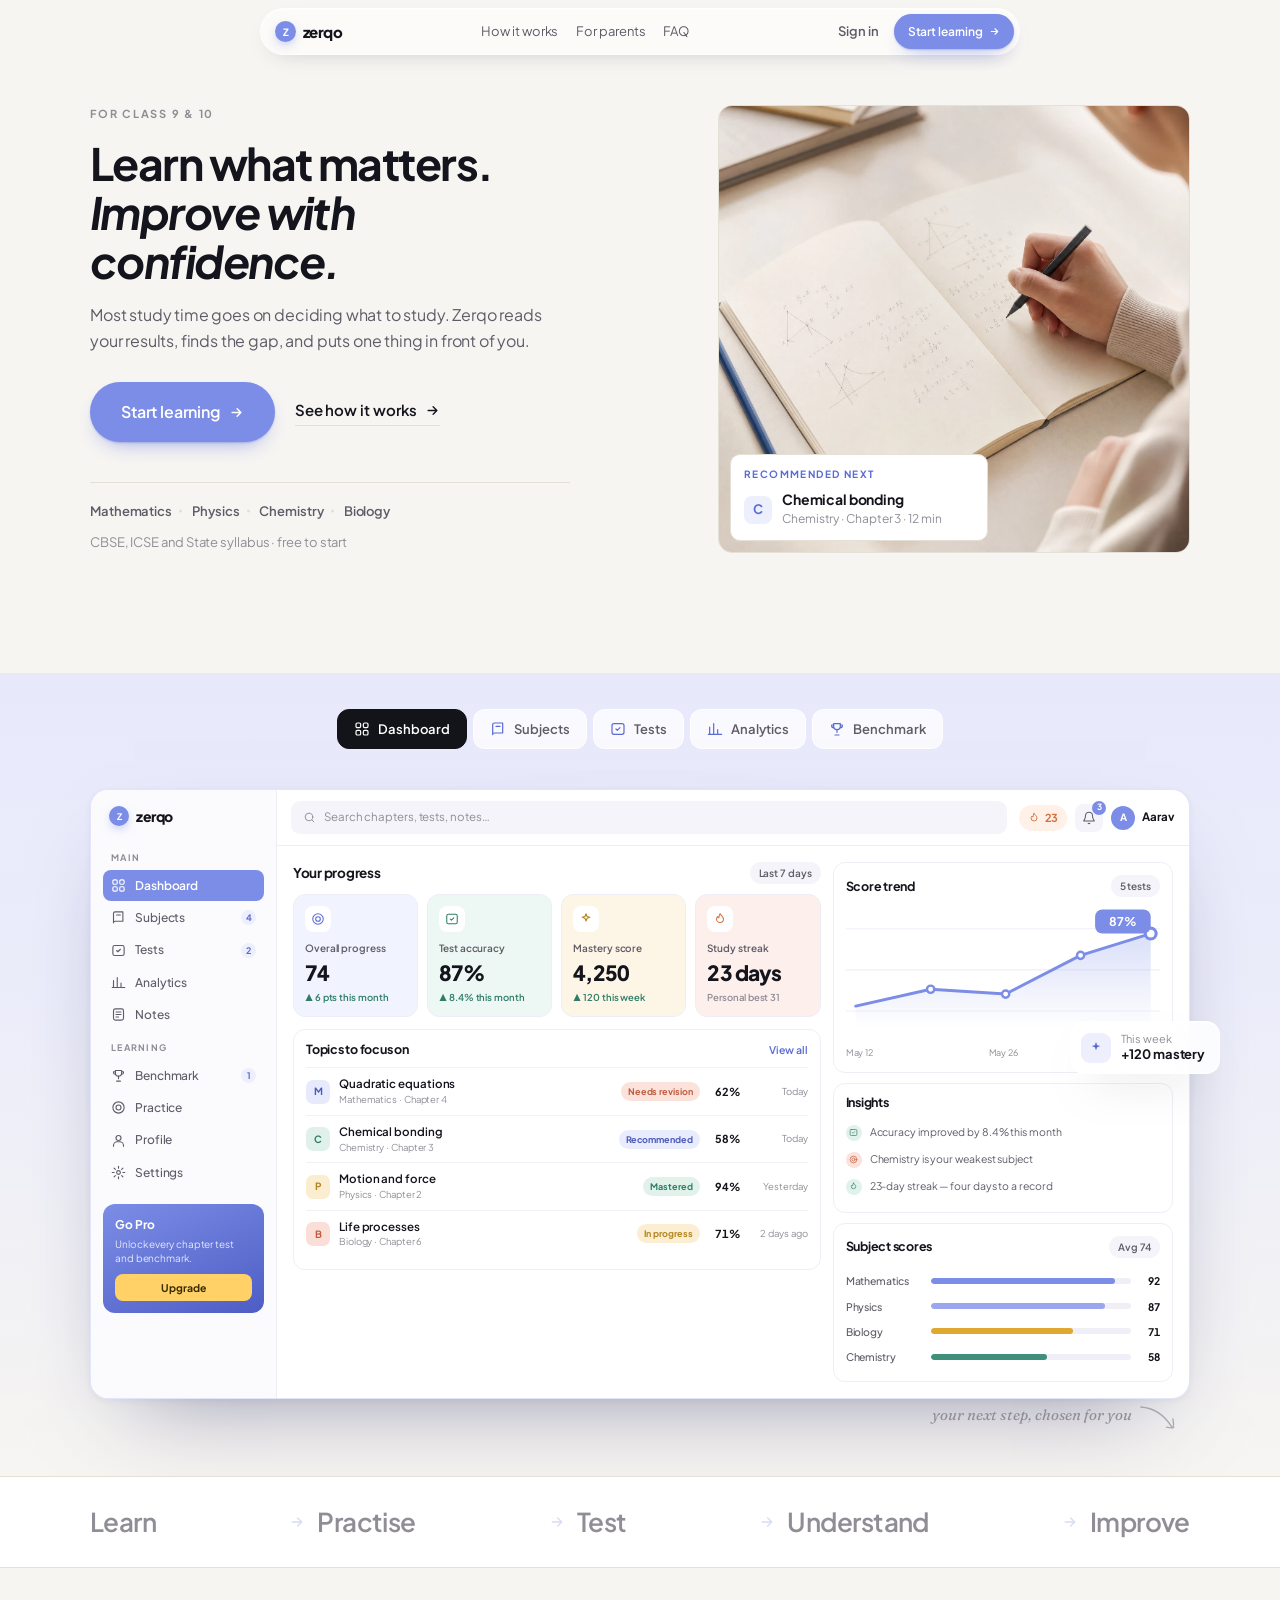
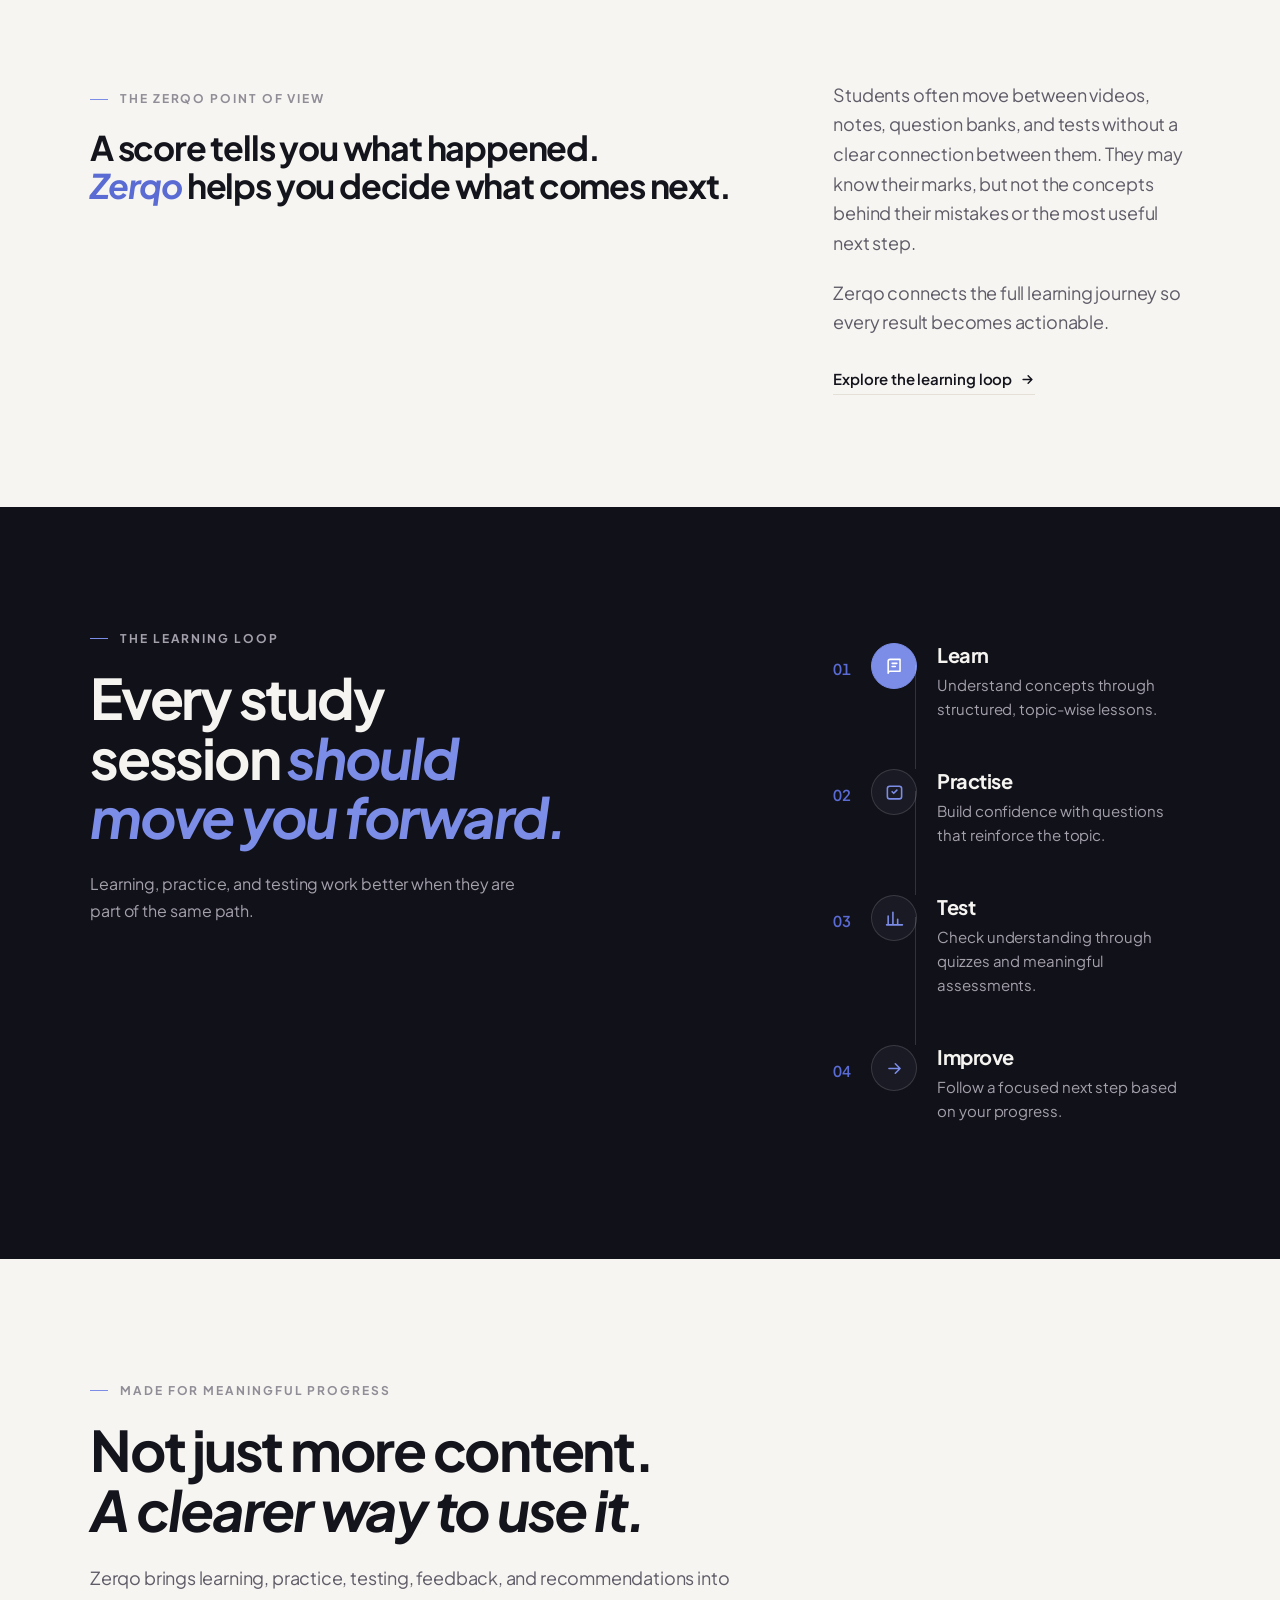
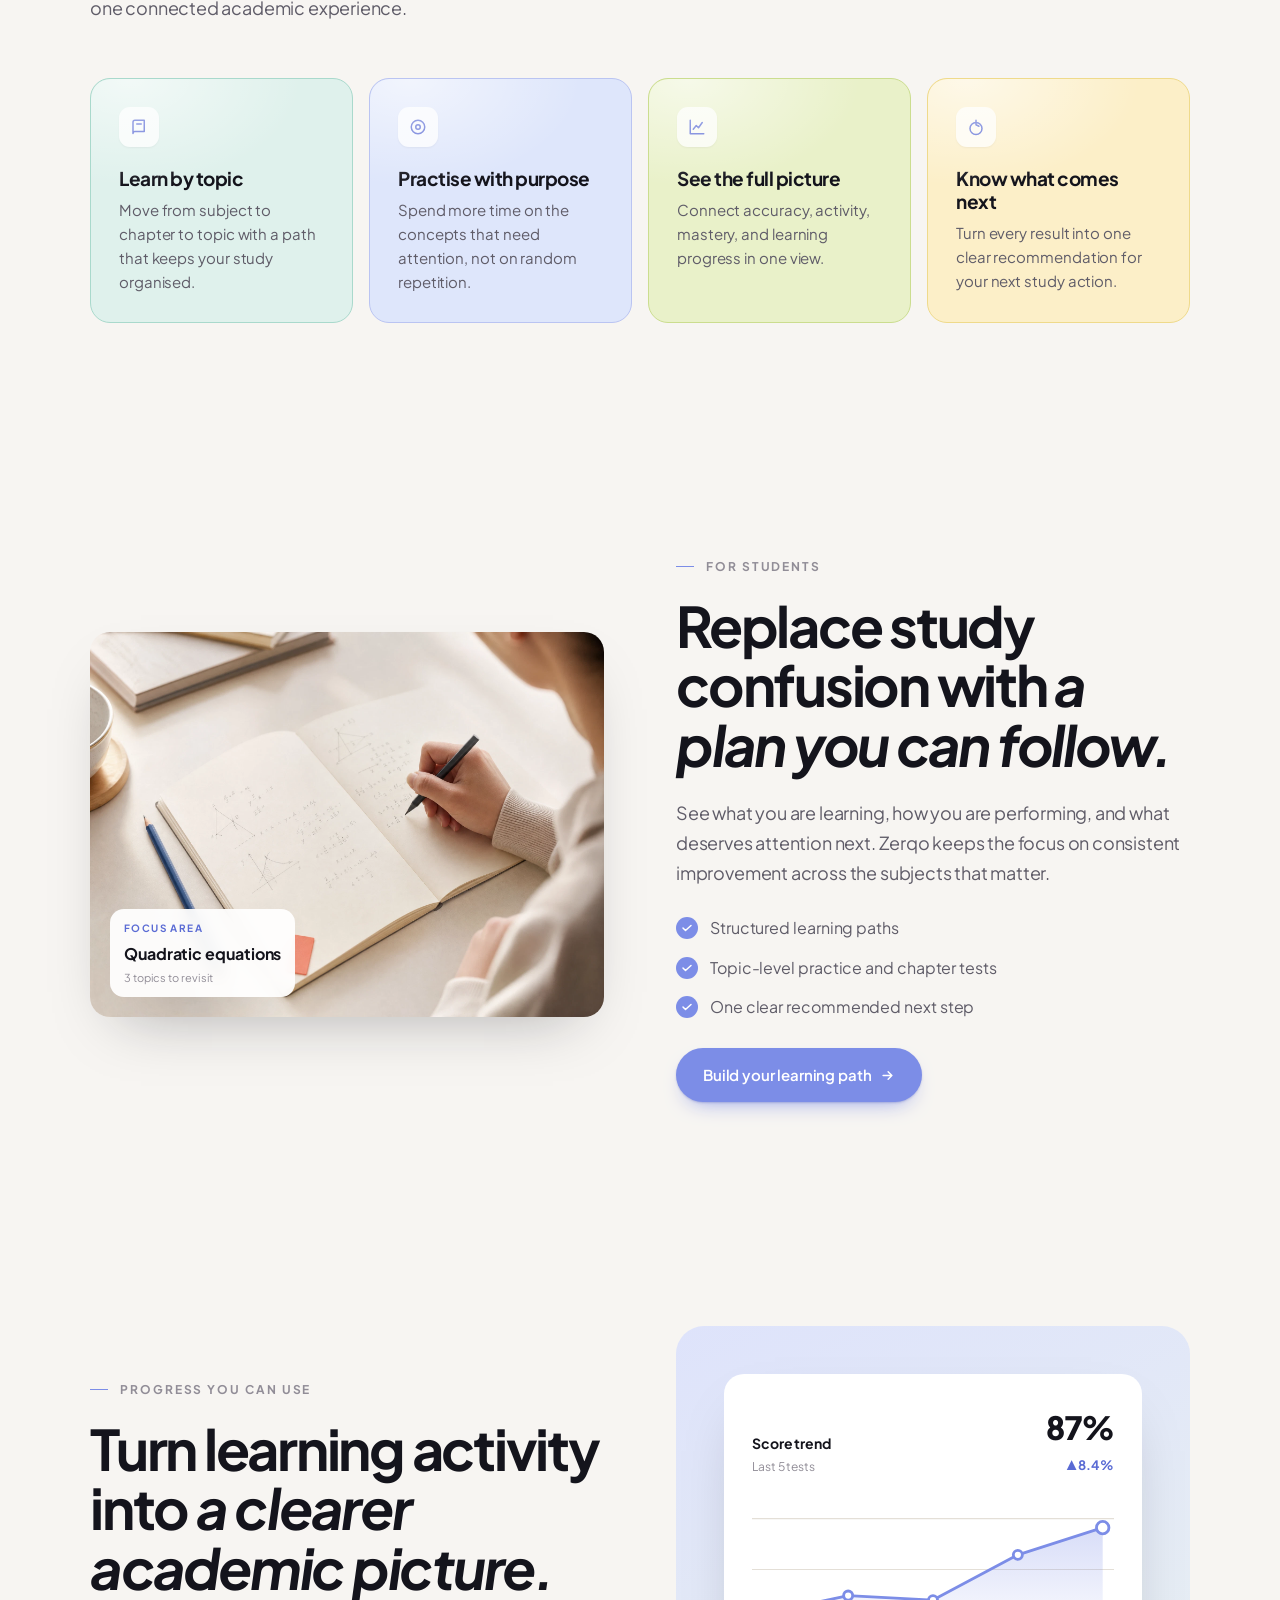
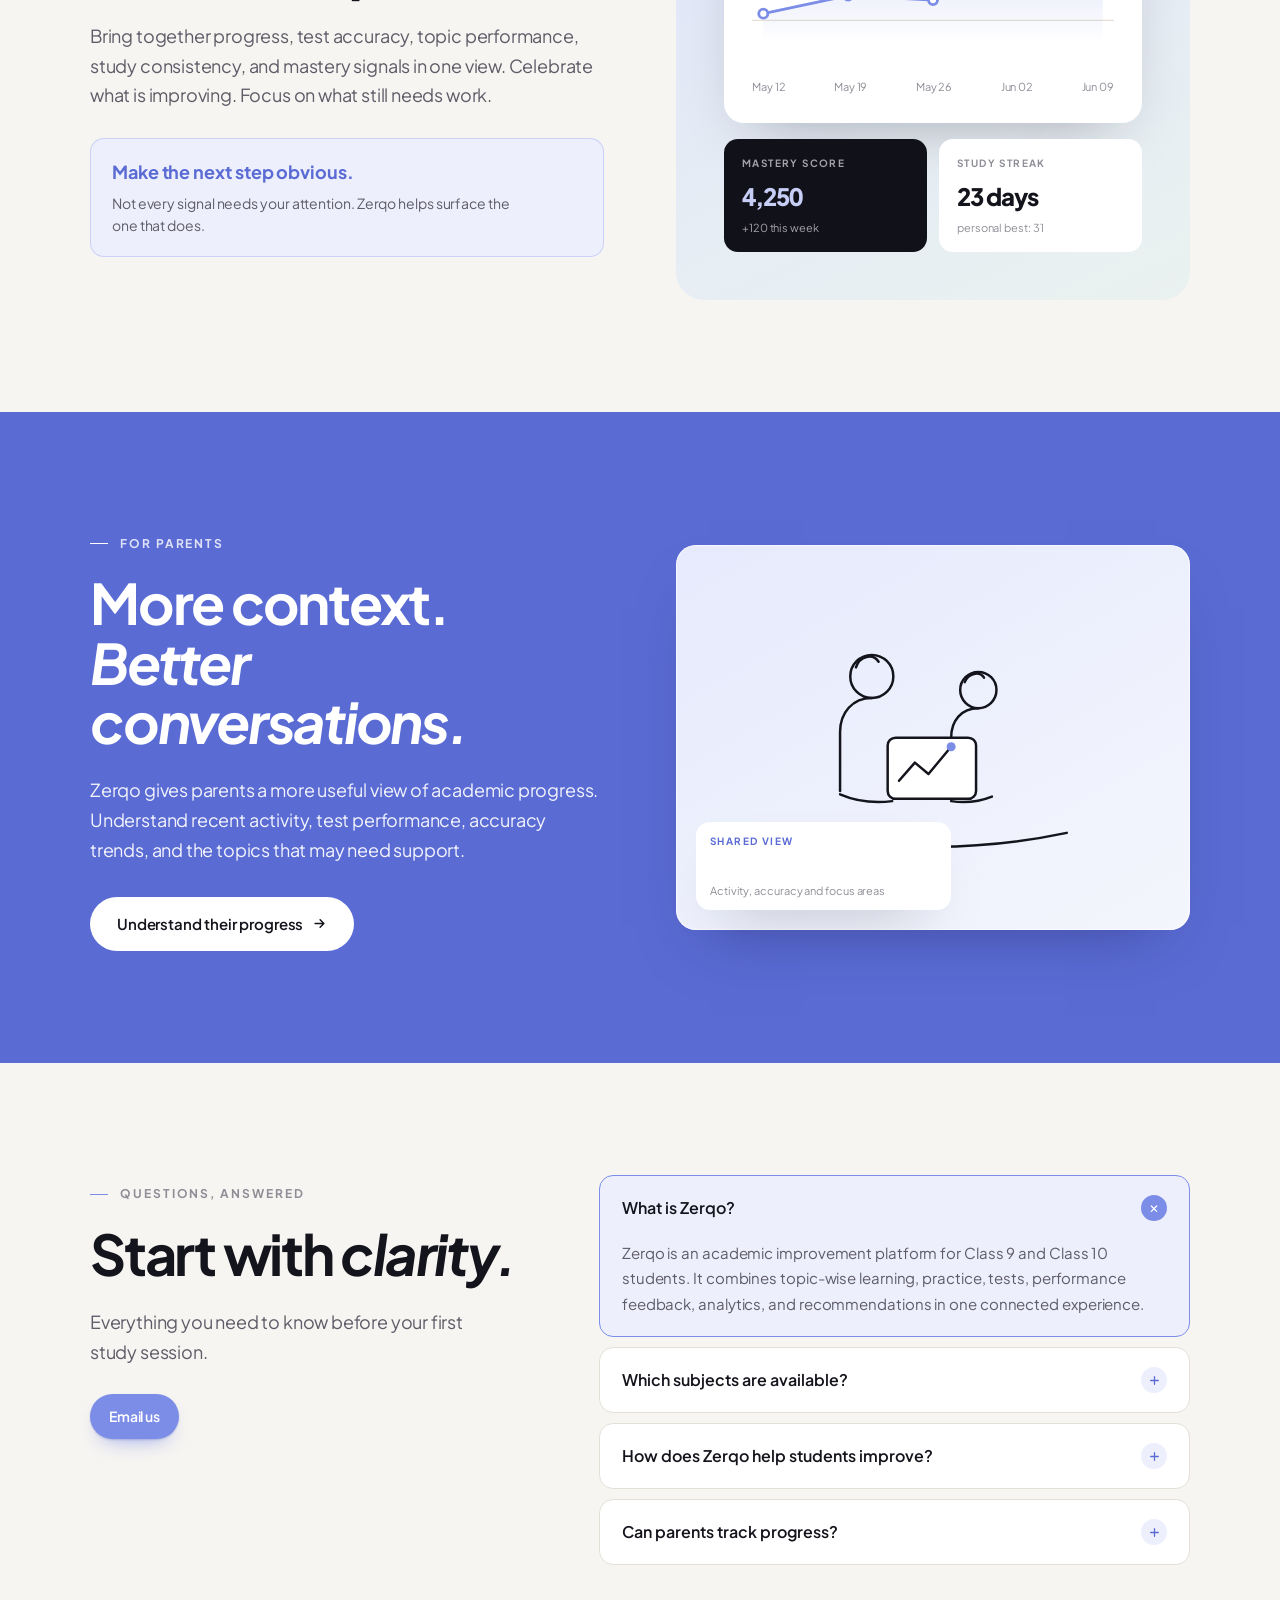
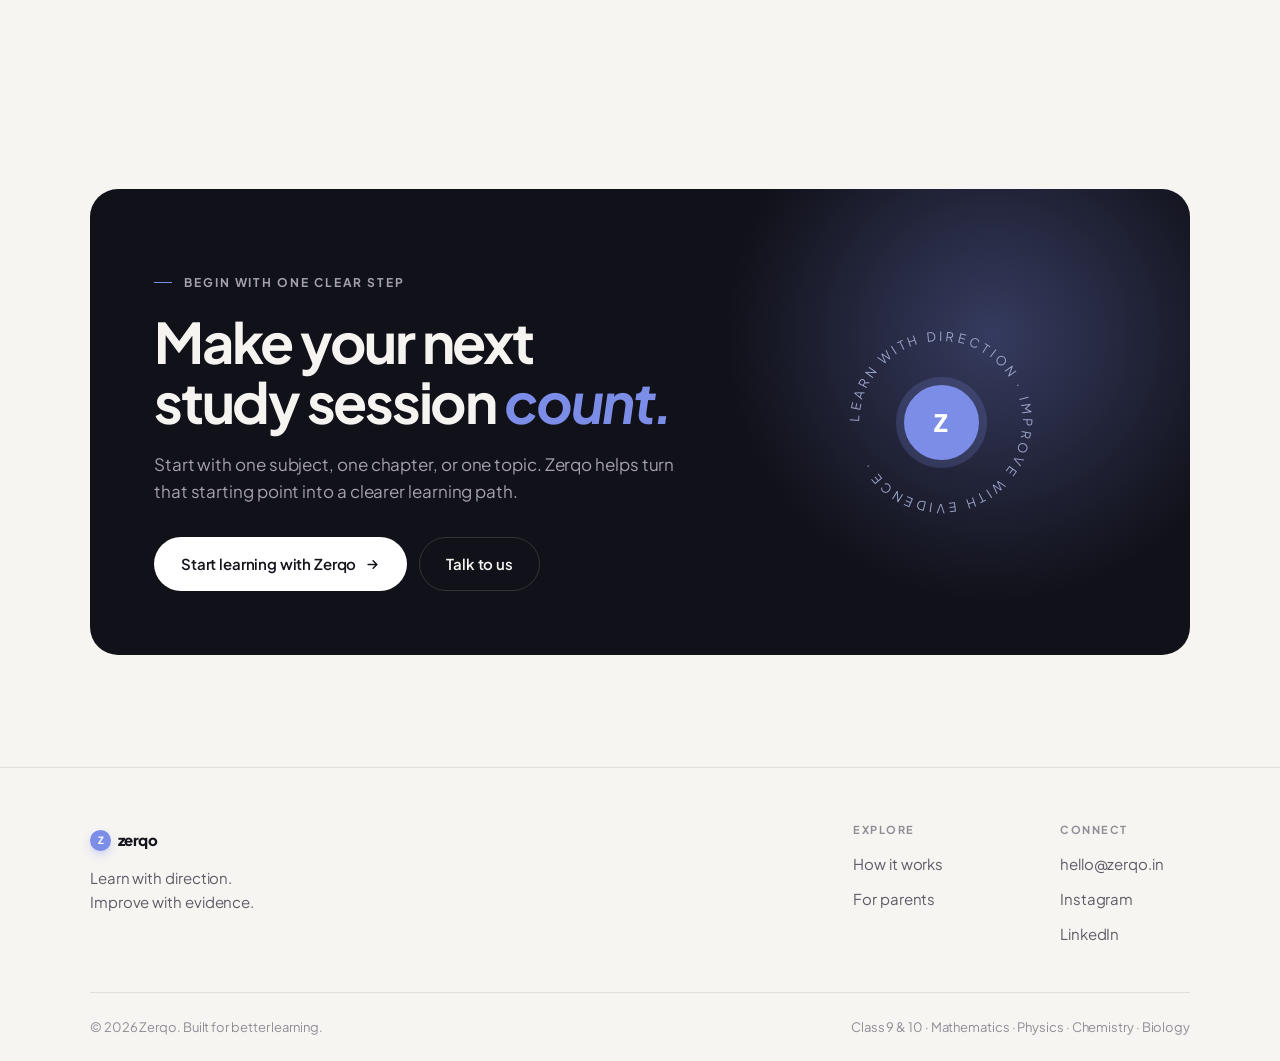
<file: index.html>
<!DOCTYPE html>
<html lang="en">
<head>
<meta charset="utf-8">
<meta name="viewport" content="width=device-width, initial-scale=1">
<title>Zerqo — Learn with direction. Improve with evidence.</title>
<meta name="description" content="Zerqo helps Class 9 and Class 10 students learn concepts, practise topic by topic, understand their performance, and know what to do next.">

<link rel="preconnect" href="https://fonts.googleapis.com">
<link rel="preconnect" href="https://fonts.gstatic.com" crossorigin>
<link href="https://fonts.googleapis.com/css2?family=Plus+Jakarta+Sans:ital,wght@0,400;0,500;0,600;0,700;0,800;1,400;1,500;1,600;1,700&family=Fraunces:opsz,wght@9..144,500;9..144,600&display=swap" rel="stylesheet">

<script>document.documentElement.classList.add("js");</script>
<link rel="stylesheet" href="css/app.css">
</head>
<body>

<div class="prog" aria-hidden="true"><i></i></div>

<!-- ================= NAV ================= -->
<header class="nav">
  <div class="container">
    <div class="nav__in">
      <a class="brand" href="#top"><span class="brand__m" aria-hidden="true">Z</span> zerqo</a>

      <nav class="nav__links" aria-label="Primary">
        <a href="#how">How it works</a>
        <a href="#parents">For parents</a>
        <a href="#faq">FAQ</a>
      </nav>

      <div class="nav__act">
        <a class="signin nav__cta" href="auth/login.html" data-signin>Sign in</a>
        <a class="btn btn--ink btn--sm nav__cta" href="auth/signup.html" data-join>Start learning
          <svg class="btn__a" width="14" height="14" viewBox="0 0 24 24" fill="none" stroke="currentColor" stroke-width="2.4" stroke-linecap="round" stroke-linejoin="round" aria-hidden="true"><path d="M5 12h14M13 6l6 6-6 6"/></svg>
        </a>
        <button class="burger" type="button" aria-label="Open menu" aria-expanded="false" aria-controls="menu">
          <span></span><span></span><span></span>
        </button>
      </div>
    </div>
  </div>
</header>

<div class="navover" id="menu">
  <a href="#how">How it works</a>
  <a href="#parents">For parents</a>
  <a href="#faq">FAQ</a>
  <a href="auth/login.html" data-signin>Sign in</a>
  <a class="btn btn--ink" href="auth/signup.html" data-join>Start learning</a>
</div>

<main id="top">

  <!-- ================= HERO ================= -->
  <section class="hero">
    <div class="container hero__grid">

      <div class="hero__copy">
        <p class="hero__eye" data-reveal>For Class 9 &amp; 10</p>

        <h1 data-reveal data-reveal-delay="60">
          Learn what matters.<br><span class="em">Improve with confidence.</span>
        </h1>

        <p class="lead" data-reveal data-reveal-delay="130">
          Most study time goes on deciding what to study. Zerqo reads your results,
          finds the gap, and puts one thing in front of you.
        </p>

        <div class="hero__act" data-reveal data-reveal-delay="190">
          <a class="btn btn--ink btn--lg" href="auth/signup.html" data-join>Start learning
            <svg class="btn__a" width="15" height="15" viewBox="0 0 24 24" fill="none" stroke="currentColor" stroke-width="2.4" stroke-linecap="round" stroke-linejoin="round" aria-hidden="true"><path d="M5 12h14M13 6l6 6-6 6"/></svg>
          </a>
          <a class="tlink" href="#how">See how it works
            <svg width="15" height="15" viewBox="0 0 24 24" fill="none" stroke="currentColor" stroke-width="2.2" stroke-linecap="round" stroke-linejoin="round" aria-hidden="true"><path d="M5 12h14M13 6l6 6-6 6"/></svg>
          </a>
        </div>

        <div class="hero__rule" data-reveal data-reveal-delay="250">
          <p class="hero__meta">
            <span>Mathematics</span><span>Physics</span><span>Chemistry</span><span>Biology</span>
          </p>
          <p class="hero__fine">CBSE, ICSE and State syllabus &middot; free to start</p>
        </div>
      </div>

      <figure class="hero__shot" data-reveal data-reveal-delay="150">
        <img src="assets/img1.webp" width="1920" height="1440" loading="eager" decoding="async"
             alt="A Class 10 student working through maths problems in a notebook">

        <figcaption class="shotcard">
          <p class="shotcard__k">Recommended next</p>
          <div class="shotcard__row">
            <span class="shotcard__i" aria-hidden="true">C</span>
            <span class="shotcard__t">
              <b>Chemical bonding</b>
              <small>Chemistry &middot; Chapter 3 &middot; 12 min</small>
            </span>
          </div>
        </figcaption>
      </figure>

    </div>
  </section>

  <!-- ================= PRODUCT SHOWCASE ================= -->
  <section class="showcase" aria-label="A look inside Zerqo">
    <span class="showcase__grid" aria-hidden="true"></span>

    <div class="showcase__tabs" role="tablist" aria-label="Product views">
      <button class="stab is-active" data-view="dashboard" type="button" role="tab" aria-selected="true"><i><svg viewBox="0 0 24 24" fill="none" stroke="currentColor" stroke-width="1.8" stroke-linecap="round" stroke-linejoin="round" aria-hidden="true"><rect x="3" y="3" width="7" height="7" rx="2"/><rect x="14" y="3" width="7" height="7" rx="2"/><rect x="3" y="14" width="7" height="7" rx="2"/><rect x="14" y="14" width="7" height="7" rx="2"/></svg></i> Dashboard</button>
      <button class="stab" data-view="subjects" type="button" role="tab" aria-selected="false"><i><svg viewBox="0 0 24 24" fill="none" stroke="currentColor" stroke-width="1.8" stroke-linecap="round" stroke-linejoin="round" aria-hidden="true"><path d="M4 5.5A2.5 2.5 0 0 1 6.5 3H19v15H6.5A2.5 2.5 0 0 0 4 20.5z"/><path d="M9 8h6"/></svg></i> Subjects</button>
      <button class="stab" data-view="tests" type="button" role="tab" aria-selected="false"><i><svg viewBox="0 0 24 24" fill="none" stroke="currentColor" stroke-width="1.8" stroke-linecap="round" stroke-linejoin="round" aria-hidden="true"><rect x="3" y="4" width="18" height="16" rx="3"/><path d="M9 12l2 2 4-4"/></svg></i> Tests</button>
      <button class="stab" data-view="analytics" type="button" role="tab" aria-selected="false"><i><svg viewBox="0 0 24 24" fill="none" stroke="currentColor" stroke-width="1.8" stroke-linecap="round" stroke-linejoin="round" aria-hidden="true"><path d="M4 20V9M10 20V4M16 20v-7M22 20H2"/></svg></i> Analytics</button>
      <button class="stab" data-view="benchmark" type="button" role="tab" aria-selected="false"><i><svg viewBox="0 0 24 24" fill="none" stroke="currentColor" stroke-width="1.8" stroke-linecap="round" stroke-linejoin="round" aria-hidden="true"><path d="M7 4h10v4a5 5 0 0 1-10 0z"/><path d="M7 6H4v1a3 3 0 0 0 3 3M17 6h3v1a3 3 0 0 1-3 3"/><path d="M12 13v4M9 21h6"/></svg></i> Benchmark</button>
    </div>

    <div class="container">
      <div class="stage" data-reveal>
        <span class="stage__glow" aria-hidden="true"></span>

        <span class="chip chip--1" aria-hidden="true">
          <i class="chip__i chip__i--mint"><svg viewBox="0 0 24 24"><path d="m4 12 5 5L20 7"/></svg></i>
          <span><small>Mathematics</small><b>Topic mastered</b></span>
        </span>

        <span class="chip chip--2" aria-hidden="true">
          <i class="chip__i chip__i--brand"><svg viewBox="0 0 24 24"><path d="M12 3l1.8 4.7L18.5 9l-4.7 1.8L12 15.5l-1.8-4.7L5.5 9l4.7-1.3z"/></svg></i>
          <span><small>This week</small><b>+120 mastery</b></span>
        </span>

        <span class="chip chip--3" aria-hidden="true">
          <i class="chip__i chip__i--rose"><svg viewBox="0 0 24 24"><path d="M12 3c3 4 6 5.5 6 9a6 6 0 0 1-12 0c0-2 1-3 2-4 .5 1.5 1.5 2 2 2 0-3 1-5 2-7z"/></svg></i>
          <span><small>Study streak</small><b>23 days</b></span>
        </span>

        <span class="annot" aria-hidden="true">
          your next step, chosen for you
          <svg viewBox="0 0 48 32"><path d="M3 4c14 1 26 9 34 22"/><path d="M31 26c4 1 7 1 8 0M38 17c1 5 1 8 0 9"/></svg>
        </span>

      <div class="appcard">

        <aside class="appside" aria-hidden="true">
          <div class="appside__brand"><span class="brand__m">Z</span> zerqo</div>
          <p class="appside__h">Main</p>
          <ul class="appnav">
              <li class="on"><i><svg viewBox="0 0 24 24" fill="none" stroke="currentColor" stroke-width="1.8" stroke-linecap="round" stroke-linejoin="round" aria-hidden="true"><rect x="3" y="3" width="7" height="7" rx="2"/><rect x="14" y="3" width="7" height="7" rx="2"/><rect x="3" y="14" width="7" height="7" rx="2"/><rect x="14" y="14" width="7" height="7" rx="2"/></svg></i><span>Dashboard</span></li>
              <li class=""><i><svg viewBox="0 0 24 24" fill="none" stroke="currentColor" stroke-width="1.8" stroke-linecap="round" stroke-linejoin="round" aria-hidden="true"><path d="M4 5.5A2.5 2.5 0 0 1 6.5 3H19v15H6.5A2.5 2.5 0 0 0 4 20.5z"/><path d="M9 8h6"/></svg></i><span>Subjects</span><em>4</em></li>
              <li class=""><i><svg viewBox="0 0 24 24" fill="none" stroke="currentColor" stroke-width="1.8" stroke-linecap="round" stroke-linejoin="round" aria-hidden="true"><rect x="3" y="4" width="18" height="16" rx="3"/><path d="M9 12l2 2 4-4"/></svg></i><span>Tests</span><em>2</em></li>
              <li class=""><i><svg viewBox="0 0 24 24" fill="none" stroke="currentColor" stroke-width="1.8" stroke-linecap="round" stroke-linejoin="round" aria-hidden="true"><path d="M4 20V9M10 20V4M16 20v-7M22 20H2"/></svg></i><span>Analytics</span></li>
              <li class=""><i><svg viewBox="0 0 24 24" fill="none" stroke="currentColor" stroke-width="1.8" stroke-linecap="round" stroke-linejoin="round" aria-hidden="true"><rect x="4" y="3" width="16" height="18" rx="3"/><path d="M8 8h8M8 12h8M8 16h4"/></svg></i><span>Notes</span></li>
          </ul>
          <p class="appside__h">Learning</p>
          <ul class="appnav">
              <li class=""><i><svg viewBox="0 0 24 24" fill="none" stroke="currentColor" stroke-width="1.8" stroke-linecap="round" stroke-linejoin="round" aria-hidden="true"><path d="M7 4h10v4a5 5 0 0 1-10 0z"/><path d="M7 6H4v1a3 3 0 0 0 3 3M17 6h3v1a3 3 0 0 1-3 3"/><path d="M12 13v4M9 21h6"/></svg></i><span>Benchmark</span><em>1</em></li>
              <li class=""><i><svg viewBox="0 0 24 24" fill="none" stroke="currentColor" stroke-width="1.8" stroke-linecap="round" stroke-linejoin="round" aria-hidden="true"><circle cx="12" cy="12" r="9"/><circle cx="12" cy="12" r="4"/></svg></i><span>Practice</span></li>
              <li class=""><i><svg viewBox="0 0 24 24" fill="none" stroke="currentColor" stroke-width="1.8" stroke-linecap="round" stroke-linejoin="round" aria-hidden="true"><circle cx="12" cy="8" r="4"/><path d="M4 21v-1a6 6 0 0 1 6-6h4a6 6 0 0 1 6 6v1"/></svg></i><span>Profile</span></li>
              <li class=""><i><svg viewBox="0 0 24 24" fill="none" stroke="currentColor" stroke-width="1.8" stroke-linecap="round" stroke-linejoin="round" aria-hidden="true"><circle cx="12" cy="12" r="3"/><path d="M12 2v3M12 19v3M2 12h3M19 12h3M4.9 4.9l2.1 2.1M17 17l2.1 2.1M4.9 19.1L7 17M17 7l2.1-2.1"/></svg></i><span>Settings</span></li>
          </ul>
          <div class="appside__pro">
            <b>Go Pro</b>
            <small>Unlock every chapter test and benchmark.</small>
            <span class="appside__btn">Upgrade</span>
          </div>
        </aside>

        <div class="appmain">
          <header class="apptop" aria-hidden="true">
            <span class="appsearch"><svg viewBox="0 0 24 24" fill="none" stroke="currentColor" stroke-width="1.8" stroke-linecap="round" stroke-linejoin="round" aria-hidden="true"><circle cx="11" cy="11" r="7"/><path d="M20 20l-3.5-3.5"/></svg> Search chapters, tests, notes&hellip;</span>
            <span class="apptop__r">
              <span class="apppill"><svg viewBox="0 0 24 24" fill="none" stroke="currentColor" stroke-width="1.8" stroke-linecap="round" stroke-linejoin="round" aria-hidden="true"><path d="M12 3c3 4 6 5.5 6 9a6 6 0 0 1-12 0c0-2 1-3 2-4 .5 1.5 1.5 2 2 2 0-3 1-5 2-7z"/></svg> 23</span>
              <span class="appbell"><svg viewBox="0 0 24 24" fill="none" stroke="currentColor" stroke-width="1.8" stroke-linecap="round" stroke-linejoin="round" aria-hidden="true"><path d="M18 8a6 6 0 1 0-12 0c0 7-3 7-3 9h18c0-2-3-2-3-9"/><path d="M10.5 21a2 2 0 0 0 3 0"/></svg><em>3</em></span>
              <span class="appuser"><i>A</i><b>Aarav</b></span>
            </span>
          </header>

          <div class="appbody is-on" data-view-panel="dashboard" aria-hidden="true">
            <div class="appcol">
              <div class="mhead"><h4>Your progress</h4><span class="mchip">Last 7 days</span></div>
              <div class="mstats"><div class="mstat mstat--blue"><span class="mstat__i"><svg viewBox="0 0 24 24" fill="none" stroke="currentColor" stroke-width="1.8" stroke-linecap="round" stroke-linejoin="round" aria-hidden="true"><circle cx="12" cy="12" r="9"/><circle cx="12" cy="12" r="4"/></svg></span><p class="mstat__l">Overall progress</p><p class="mstat__v">74</p><p class="mstat__d up">&#9650; 6 pts this month</p></div><div class="mstat mstat--mint"><span class="mstat__i"><svg viewBox="0 0 24 24" fill="none" stroke="currentColor" stroke-width="1.8" stroke-linecap="round" stroke-linejoin="round" aria-hidden="true"><rect x="3" y="4" width="18" height="16" rx="3"/><path d="M9 12l2 2 4-4"/></svg></span><p class="mstat__l">Test accuracy</p><p class="mstat__v">87%</p><p class="mstat__d up">&#9650; 8.4% this month</p></div><div class="mstat mstat--sun"><span class="mstat__i"><svg viewBox="0 0 24 24" fill="none" stroke="currentColor" stroke-width="1.8" stroke-linecap="round" stroke-linejoin="round" aria-hidden="true"><path d="M12 3l1.8 4.7L18.5 9l-4.7 1.8L12 15.5l-1.8-4.7L5.5 9l4.7-1.3z"/></svg></span><p class="mstat__l">Mastery score</p><p class="mstat__v">4,250</p><p class="mstat__d up">&#9650; 120 this week</p></div><div class="mstat mstat--rose"><span class="mstat__i"><svg viewBox="0 0 24 24" fill="none" stroke="currentColor" stroke-width="1.8" stroke-linecap="round" stroke-linejoin="round" aria-hidden="true"><path d="M12 3c3 4 6 5.5 6 9a6 6 0 0 1-12 0c0-2 1-3 2-4 .5 1.5 1.5 2 2 2 0-3 1-5 2-7z"/></svg></span><p class="mstat__l">Study streak</p><p class="mstat__v">23 days</p><p class="mstat__d flat">Personal best 31</p></div></div>
              <div class="mpanel">
                <div class="mhead mhead--sm"><h4>Topics to focus on</h4><span class="mlink">View all</span></div>
                <div class="mrow"><span class="mrow__a mrow__a--blue">M</span><span class="mrow__t"><b>Quadratic equations</b><small>Mathematics &middot; Chapter 4</small></span><span class="mtag mtag--rose">Needs revision</span><span class="mrow__s">62%</span><span class="mrow__w">Today</span></div><div class="mrow"><span class="mrow__a mrow__a--mint">C</span><span class="mrow__t"><b>Chemical bonding</b><small>Chemistry &middot; Chapter 3</small></span><span class="mtag mtag--blue">Recommended</span><span class="mrow__s">58%</span><span class="mrow__w">Today</span></div><div class="mrow"><span class="mrow__a mrow__a--sun">P</span><span class="mrow__t"><b>Motion and force</b><small>Physics &middot; Chapter 2</small></span><span class="mtag mtag--mint">Mastered</span><span class="mrow__s">94%</span><span class="mrow__w">Yesterday</span></div><div class="mrow"><span class="mrow__a mrow__a--rose">B</span><span class="mrow__t"><b>Life processes</b><small>Biology &middot; Chapter 6</small></span><span class="mtag mtag--sun">In progress</span><span class="mrow__s">71%</span><span class="mrow__w">2 days ago</span></div>
              </div>
            </div>
            <aside class="appaside">
              <div class="mpanel"><div class="mhead mhead--sm"><h4>Score trend</h4><span class="mchip">5 tests</span></div><div class="mchart">
                  <svg viewBox="0 0 260 110" role="img" aria-label="Score trend rising to 87 percent">
                    <defs><linearGradient id="mg1" x1="0" y1="0" x2="0" y2="1">
                      <stop offset="0%" stop-color="#7C8DE7" stop-opacity=".28"/>
                      <stop offset="100%" stop-color="#7C8DE7" stop-opacity="0"/></linearGradient></defs>
                    <line class="mgrid" x1="0" y1="18" x2="260" y2="18"/>
                    <line class="mgrid" x1="0" y1="52" x2="260" y2="52"/>
                    <line class="mgrid" x1="0" y1="86" x2="260" y2="86"/>
                    <path class="marea" style="fill:url(#mg1)" d="M8 82 L70 68 L132 72 L194 40 L252 22 L252 100 L8 100 Z"/>
                    <path class="mline" d="M8 82 L70 68 L132 72 L194 40 L252 22"/>
                    <circle class="mdot" cx="70" cy="68" r="3"/><circle class="mdot" cx="132" cy="72" r="3"/>
                    <circle class="mdot" cx="194" cy="40" r="3"/><circle class="mdot mdot--last" cx="252" cy="22" r="4.5"/>
                    <g class="mflag" transform="translate(206,2)"><rect width="46" height="20" rx="6"/>
                      <text x="23" y="14">87%</text></g>
                  </svg>
                  <div class="mx"><span>May 12</span><span>May 26</span><span>Jun 09</span></div>
                </div></div>
              <div class="mpanel"><div class="mhead mhead--sm"><h4>Insights</h4></div>
                <p class="mins"><i class="ok"><svg viewBox="0 0 24 24" fill="none" stroke="currentColor" stroke-width="1.8" stroke-linecap="round" stroke-linejoin="round" aria-hidden="true"><rect x="3" y="4" width="18" height="16" rx="3"/><path d="M9 12l2 2 4-4"/></svg></i> Accuracy improved by 8.4% this month</p>
                <p class="mins"><i class="warn"><svg viewBox="0 0 24 24" fill="none" stroke="currentColor" stroke-width="1.8" stroke-linecap="round" stroke-linejoin="round" aria-hidden="true"><circle cx="12" cy="12" r="9"/><circle cx="12" cy="12" r="4"/></svg></i> Chemistry is your weakest subject</p>
                <p class="mins"><i class="ok"><svg viewBox="0 0 24 24" fill="none" stroke="currentColor" stroke-width="1.8" stroke-linecap="round" stroke-linejoin="round" aria-hidden="true"><path d="M12 3c3 4 6 5.5 6 9a6 6 0 0 1-12 0c0-2 1-3 2-4 .5 1.5 1.5 2 2 2 0-3 1-5 2-7z"/></svg></i> 23-day streak &mdash; four days to a record</p>
              </div>
              <div class="mpanel"><div class="mhead mhead--sm"><h4>Subject scores</h4><span class="mchip">Avg 74</span></div><div class="mbar"><span>Mathematics</span><i style="--v:92%;--c:#7C8DE7"></i><b>92</b></div><div class="mbar"><span>Physics</span><i style="--v:87%;--c:#9AA6F0"></i><b>87</b></div><div class="mbar"><span>Biology</span><i style="--v:71%;--c:#E0A82E"></i><b>71</b></div><div class="mbar"><span>Chemistry</span><i style="--v:58%;--c:#3F8F7B"></i><b>58</b></div></div>
            </aside>
          </div>
          <div class="appbody" data-view-panel="subjects" aria-hidden="true">
            <div class="appcol">
              <div class="mhead"><h4>Your subjects</h4><span class="mchip">Class 10</span></div>
              <div class="mstats"><div class="mstat mstat--blue"><span class="mstat__i"><svg viewBox="0 0 24 24" fill="none" stroke="currentColor" stroke-width="1.8" stroke-linecap="round" stroke-linejoin="round" aria-hidden="true"><path d="M4 5.5A2.5 2.5 0 0 1 6.5 3H19v15H6.5A2.5 2.5 0 0 0 4 20.5z"/><path d="M9 8h6"/></svg></span><p class="mstat__l">Mathematics</p><p class="mstat__v">92%</p><p class="mstat__d up">5 chapters &middot; 10 tests</p></div><div class="mstat mstat--rose"><span class="mstat__i"><svg viewBox="0 0 24 24" fill="none" stroke="currentColor" stroke-width="1.8" stroke-linecap="round" stroke-linejoin="round" aria-hidden="true"><path d="M4 5.5A2.5 2.5 0 0 1 6.5 3H19v15H6.5A2.5 2.5 0 0 0 4 20.5z"/><path d="M9 8h6"/></svg></span><p class="mstat__l">Physics</p><p class="mstat__v">87%</p><p class="mstat__d up">5 chapters &middot; 12 tests</p></div><div class="mstat mstat--sun"><span class="mstat__i"><svg viewBox="0 0 24 24" fill="none" stroke="currentColor" stroke-width="1.8" stroke-linecap="round" stroke-linejoin="round" aria-hidden="true"><path d="M4 5.5A2.5 2.5 0 0 1 6.5 3H19v15H6.5A2.5 2.5 0 0 0 4 20.5z"/><path d="M9 8h6"/></svg></span><p class="mstat__l">Biology</p><p class="mstat__v">71%</p><p class="mstat__d up">4 chapters &middot; 6 tests</p></div><div class="mstat mstat--mint"><span class="mstat__i"><svg viewBox="0 0 24 24" fill="none" stroke="currentColor" stroke-width="1.8" stroke-linecap="round" stroke-linejoin="round" aria-hidden="true"><path d="M4 5.5A2.5 2.5 0 0 1 6.5 3H19v15H6.5A2.5 2.5 0 0 0 4 20.5z"/><path d="M9 8h6"/></svg></span><p class="mstat__l">Chemistry</p><p class="mstat__v">58%</p><p class="mstat__d flat">4 chapters &middot; 8 tests</p></div></div>
              <div class="mpanel">
                <div class="mhead mhead--sm"><h4>Continue where you left off</h4><span class="mlink">All chapters</span></div>
                <div class="mrow"><span class="mrow__a mrow__a--blue">M</span><span class="mrow__t"><b>Coordinate geometry</b><small>Mathematics &middot; Chapter 5</small></span><span class="mtag mtag--blue">Continue</span><span class="mrow__s">44%</span><span class="mrow__w">2/5 done</span></div><div class="mrow"><span class="mrow__a mrow__a--rose">P</span><span class="mrow__t"><b>Work, energy and power</b><small>Physics &middot; Chapter 3</small></span><span class="mtag mtag--blue">Continue</span><span class="mrow__s">66%</span><span class="mrow__w">3/5 done</span></div><div class="mrow"><span class="mrow__a mrow__a--mint">C</span><span class="mrow__t"><b>Acids, bases and salts</b><small>Chemistry &middot; Chapter 4</small></span><span class="mtag mtag--sun">Locked</span><span class="mrow__s">&mdash;</span><span class="mrow__w">Next up</span></div><div class="mrow"><span class="mrow__a mrow__a--sun">B</span><span class="mrow__t"><b>Heredity and evolution</b><small>Biology &middot; Chapter 7</small></span><span class="mtag mtag--blue">Continue</span><span class="mrow__s">38%</span><span class="mrow__w">1/4 done</span></div>
              </div>
            </div>
            <aside class="appaside">
              <div class="mpanel"><div class="mhead mhead--sm"><h4>Subject scores</h4><span class="mchip">Avg 74</span></div><div class="mbar"><span>Mathematics</span><i style="--v:92%;--c:#7C8DE7"></i><b>92</b></div><div class="mbar"><span>Physics</span><i style="--v:87%;--c:#9AA6F0"></i><b>87</b></div><div class="mbar"><span>Biology</span><i style="--v:71%;--c:#E0A82E"></i><b>71</b></div><div class="mbar"><span>Chemistry</span><i style="--v:58%;--c:#3F8F7B"></i><b>58</b></div></div>
              <div class="mpanel"><div class="mhead mhead--sm"><h4>Chapters completed</h4><span class="mchip">18 of 24</span></div><div class="mbar"><span>Mathematics</span><i style="--v:80%;--c:#7C8DE7"></i><b>80</b></div><div class="mbar"><span>Physics</span><i style="--v:60%;--c:#9AA6F0"></i><b>60</b></div><div class="mbar"><span>Biology</span><i style="--v:50%;--c:#E0A82E"></i><b>50</b></div><div class="mbar"><span>Chemistry</span><i style="--v:25%;--c:#3F8F7B"></i><b>25</b></div></div>
            </aside>
          </div>
          <div class="appbody" data-view-panel="tests" aria-hidden="true">
            <div class="appcol">
              <div class="mhead"><h4>Test performance</h4><span class="mchip">This term</span></div>
              <div class="mstats"><div class="mstat mstat--blue"><span class="mstat__i"><svg viewBox="0 0 24 24" fill="none" stroke="currentColor" stroke-width="1.8" stroke-linecap="round" stroke-linejoin="round" aria-hidden="true"><rect x="3" y="4" width="18" height="16" rx="3"/><path d="M9 12l2 2 4-4"/></svg></span><p class="mstat__l">Tests taken</p><p class="mstat__v">18</p><p class="mstat__d up">&#9650; 4 this month</p></div><div class="mstat mstat--mint"><span class="mstat__i"><svg viewBox="0 0 24 24" fill="none" stroke="currentColor" stroke-width="1.8" stroke-linecap="round" stroke-linejoin="round" aria-hidden="true"><circle cx="12" cy="12" r="9"/><circle cx="12" cy="12" r="4"/></svg></span><p class="mstat__l">Average score</p><p class="mstat__v">87%</p><p class="mstat__d up">&#9650; 8.4% this month</p></div><div class="mstat mstat--sun"><span class="mstat__i"><svg viewBox="0 0 24 24" fill="none" stroke="currentColor" stroke-width="1.8" stroke-linecap="round" stroke-linejoin="round" aria-hidden="true"><path d="M12 3l1.8 4.7L18.5 9l-4.7 1.8L12 15.5l-1.8-4.7L5.5 9l4.7-1.3z"/></svg></span><p class="mstat__l">Best score</p><p class="mstat__v">96%</p><p class="mstat__d up">Physics &middot; Chapter 2</p></div><div class="mstat mstat--rose"><span class="mstat__i"><svg viewBox="0 0 24 24" fill="none" stroke="currentColor" stroke-width="1.8" stroke-linecap="round" stroke-linejoin="round" aria-hidden="true"><circle cx="12" cy="12" r="9"/><path d="M12 7v5l3 2"/></svg></span><p class="mstat__l">Pending</p><p class="mstat__v">2 tests</p><p class="mstat__d flat">Due this week</p></div></div>
              <div class="mpanel">
                <div class="mhead mhead--sm"><h4>Recent tests</h4><span class="mlink">View all</span></div>
                <div class="mrow"><span class="mrow__a mrow__a--blue">M</span><span class="mrow__t"><b>Quadratic equations</b><small>Chapter test &middot; 20 questions</small></span><span class="mtag mtag--mint">Passed</span><span class="mrow__s">88%</span><span class="mrow__w">Jun 09</span></div><div class="mrow"><span class="mrow__a mrow__a--rose">P</span><span class="mrow__t"><b>Motion and force</b><small>Chapter test &middot; 25 questions</small></span><span class="mtag mtag--mint">Passed</span><span class="mrow__s">96%</span><span class="mrow__w">Jun 02</span></div><div class="mrow"><span class="mrow__a mrow__a--mint">C</span><span class="mrow__t"><b>Chemical bonding</b><small>Topic test &middot; 15 questions</small></span><span class="mtag mtag--rose">Retake</span><span class="mrow__s">58%</span><span class="mrow__w">May 26</span></div><div class="mrow"><span class="mrow__a mrow__a--sun">B</span><span class="mrow__t"><b>Life processes</b><small>Chapter test &middot; 18 questions</small></span><span class="mtag mtag--mint">Passed</span><span class="mrow__s">78%</span><span class="mrow__w">May 19</span></div>
              </div>
            </div>
            <aside class="appaside">
              <div class="mpanel"><div class="mhead mhead--sm"><h4>Score trend</h4><span class="mchip">5 tests</span></div><div class="mchart">
                  <svg viewBox="0 0 260 110" role="img" aria-label="Score trend rising to 87 percent">
                    <defs><linearGradient id="mg2" x1="0" y1="0" x2="0" y2="1">
                      <stop offset="0%" stop-color="#7C8DE7" stop-opacity=".28"/>
                      <stop offset="100%" stop-color="#7C8DE7" stop-opacity="0"/></linearGradient></defs>
                    <line class="mgrid" x1="0" y1="18" x2="260" y2="18"/>
                    <line class="mgrid" x1="0" y1="52" x2="260" y2="52"/>
                    <line class="mgrid" x1="0" y1="86" x2="260" y2="86"/>
                    <path class="marea" style="fill:url(#mg2)" d="M8 82 L70 68 L132 72 L194 40 L252 22 L252 100 L8 100 Z"/>
                    <path class="mline" d="M8 82 L70 68 L132 72 L194 40 L252 22"/>
                    <circle class="mdot" cx="70" cy="68" r="3"/><circle class="mdot" cx="132" cy="72" r="3"/>
                    <circle class="mdot" cx="194" cy="40" r="3"/><circle class="mdot mdot--last" cx="252" cy="22" r="4.5"/>
                    <g class="mflag" transform="translate(206,2)"><rect width="46" height="20" rx="6"/>
                      <text x="23" y="14">87%</text></g>
                  </svg>
                  <div class="mx"><span>May 12</span><span>May 26</span><span>Jun 09</span></div>
                </div></div>
              <div class="mpanel"><div class="mhead mhead--sm"><h4>Accuracy by subject</h4></div><div class="mbar"><span>Mathematics</span><i style="--v:88%;--c:#7C8DE7"></i><b>88</b></div><div class="mbar"><span>Physics</span><i style="--v:96%;--c:#9AA6F0"></i><b>96</b></div><div class="mbar"><span>Biology</span><i style="--v:78%;--c:#E0A82E"></i><b>78</b></div><div class="mbar"><span>Chemistry</span><i style="--v:58%;--c:#3F8F7B"></i><b>58</b></div></div>
            </aside>
          </div>
          <div class="appbody" data-view-panel="analytics" aria-hidden="true">
            <div class="appcol">
              <div class="mhead"><h4>Learning analytics</h4><span class="mchip">Last 30 days</span></div>
              <div class="mstats"><div class="mstat mstat--blue"><span class="mstat__i"><svg viewBox="0 0 24 24" fill="none" stroke="currentColor" stroke-width="1.8" stroke-linecap="round" stroke-linejoin="round" aria-hidden="true"><path d="M4 20V9M10 20V4M16 20v-7M22 20H2"/></svg></span><p class="mstat__l">Study time</p><p class="mstat__v">14h 20m</p><p class="mstat__d up">&#9650; 2h this month</p></div><div class="mstat mstat--mint"><span class="mstat__i"><svg viewBox="0 0 24 24" fill="none" stroke="currentColor" stroke-width="1.8" stroke-linecap="round" stroke-linejoin="round" aria-hidden="true"><circle cx="12" cy="12" r="9"/><circle cx="12" cy="12" r="4"/></svg></span><p class="mstat__l">Accuracy</p><p class="mstat__v">87%</p><p class="mstat__d up">&#9650; 8.4% this month</p></div><div class="mstat mstat--sun"><span class="mstat__i"><svg viewBox="0 0 24 24" fill="none" stroke="currentColor" stroke-width="1.8" stroke-linecap="round" stroke-linejoin="round" aria-hidden="true"><rect x="3" y="4" width="18" height="16" rx="3"/><path d="M9 12l2 2 4-4"/></svg></span><p class="mstat__l">Topics mastered</p><p class="mstat__v">31</p><p class="mstat__d up">&#9650; 6 this month</p></div><div class="mstat mstat--rose"><span class="mstat__i"><svg viewBox="0 0 24 24" fill="none" stroke="currentColor" stroke-width="1.8" stroke-linecap="round" stroke-linejoin="round" aria-hidden="true"><path d="M12 3c3 4 6 5.5 6 9a6 6 0 0 1-12 0c0-2 1-3 2-4 .5 1.5 1.5 2 2 2 0-3 1-5 2-7z"/></svg></span><p class="mstat__l">Consistency</p><p class="mstat__v">82%</p><p class="mstat__d flat">23 of 28 days</p></div></div>
              <div class="mpanel">
                <div class="mhead mhead--sm"><h4>Score trend</h4><span class="mchip">Last 5 tests</span></div>
                <div class="mchart">
                  <svg viewBox="0 0 260 110" role="img" aria-label="Score trend rising to 87 percent">
                    <defs><linearGradient id="mg3" x1="0" y1="0" x2="0" y2="1">
                      <stop offset="0%" stop-color="#7C8DE7" stop-opacity=".28"/>
                      <stop offset="100%" stop-color="#7C8DE7" stop-opacity="0"/></linearGradient></defs>
                    <line class="mgrid" x1="0" y1="18" x2="260" y2="18"/>
                    <line class="mgrid" x1="0" y1="52" x2="260" y2="52"/>
                    <line class="mgrid" x1="0" y1="86" x2="260" y2="86"/>
                    <path class="marea" style="fill:url(#mg3)" d="M8 82 L70 68 L132 72 L194 40 L252 22 L252 100 L8 100 Z"/>
                    <path class="mline" d="M8 82 L70 68 L132 72 L194 40 L252 22"/>
                    <circle class="mdot" cx="70" cy="68" r="3"/><circle class="mdot" cx="132" cy="72" r="3"/>
                    <circle class="mdot" cx="194" cy="40" r="3"/><circle class="mdot mdot--last" cx="252" cy="22" r="4.5"/>
                    <g class="mflag" transform="translate(206,2)"><rect width="46" height="20" rx="6"/>
                      <text x="23" y="14">87%</text></g>
                  </svg>
                  <div class="mx"><span>May 12</span><span>May 26</span><span>Jun 09</span></div>
                </div>
              </div>
            </div>
            <aside class="appaside">
              <div class="mpanel"><div class="mhead mhead--sm"><h4>Insights</h4></div>
                <p class="mins"><i class="ok"><svg viewBox="0 0 24 24" fill="none" stroke="currentColor" stroke-width="1.8" stroke-linecap="round" stroke-linejoin="round" aria-hidden="true"><rect x="3" y="4" width="18" height="16" rx="3"/><path d="M9 12l2 2 4-4"/></svg></i> Accuracy improved by 8.4% this month</p>
                <p class="mins"><i class="warn"><svg viewBox="0 0 24 24" fill="none" stroke="currentColor" stroke-width="1.8" stroke-linecap="round" stroke-linejoin="round" aria-hidden="true"><circle cx="12" cy="12" r="9"/><circle cx="12" cy="12" r="4"/></svg></i> Chemistry is your weakest subject</p>
                <p class="mins"><i class="ok"><svg viewBox="0 0 24 24" fill="none" stroke="currentColor" stroke-width="1.8" stroke-linecap="round" stroke-linejoin="round" aria-hidden="true"><path d="M12 3c3 4 6 5.5 6 9a6 6 0 0 1-12 0c0-2 1-3 2-4 .5 1.5 1.5 2 2 2 0-3 1-5 2-7z"/></svg></i> 23-day streak &mdash; four days to a record</p>
              </div>
              <div class="mpanel"><div class="mhead mhead--sm"><h4>Subject scores</h4><span class="mchip">Avg 74</span></div><div class="mbar"><span>Mathematics</span><i style="--v:92%;--c:#7C8DE7"></i><b>92</b></div><div class="mbar"><span>Physics</span><i style="--v:87%;--c:#9AA6F0"></i><b>87</b></div><div class="mbar"><span>Biology</span><i style="--v:71%;--c:#E0A82E"></i><b>71</b></div><div class="mbar"><span>Chemistry</span><i style="--v:58%;--c:#3F8F7B"></i><b>58</b></div></div>
            </aside>
          </div>
          <div class="appbody" data-view-panel="benchmark" aria-hidden="true">
            <div class="appcol">
              <div class="mhead"><h4>Benchmark test</h4><span class="mchip">Next challenge</span></div>
              <div class="mstats"><div class="mstat mstat--blue"><span class="mstat__i"><svg viewBox="0 0 24 24" fill="none" stroke="currentColor" stroke-width="1.8" stroke-linecap="round" stroke-linejoin="round" aria-hidden="true"><path d="M7 4h10v4a5 5 0 0 1-10 0z"/><path d="M7 6H4v1a3 3 0 0 0 3 3M17 6h3v1a3 3 0 0 1-3 3"/><path d="M12 13v4M9 21h6"/></svg></span><p class="mstat__l">Your rank</p><p class="mstat__v">#12</p><p class="mstat__d up">&#9650; 4 places</p></div><div class="mstat mstat--mint"><span class="mstat__i"><svg viewBox="0 0 24 24" fill="none" stroke="currentColor" stroke-width="1.8" stroke-linecap="round" stroke-linejoin="round" aria-hidden="true"><circle cx="12" cy="12" r="9"/><circle cx="12" cy="12" r="4"/></svg></span><p class="mstat__l">Benchmark score</p><p class="mstat__v">8.2k</p><p class="mstat__d up">&#9650; 340 this week</p></div><div class="mstat mstat--sun"><span class="mstat__i"><svg viewBox="0 0 24 24" fill="none" stroke="currentColor" stroke-width="1.8" stroke-linecap="round" stroke-linejoin="round" aria-hidden="true"><circle cx="12" cy="12" r="9"/><path d="M12 7v5l3 2"/></svg></span><p class="mstat__l">Next test</p><p class="mstat__v">2 days</p><p class="mstat__d flat">Physics &middot; 90 questions</p></div><div class="mstat mstat--rose"><span class="mstat__i"><svg viewBox="0 0 24 24" fill="none" stroke="currentColor" stroke-width="1.8" stroke-linecap="round" stroke-linejoin="round" aria-hidden="true"><path d="M12 3l1.8 4.7L18.5 9l-4.7 1.8L12 15.5l-1.8-4.7L5.5 9l4.7-1.3z"/></svg></span><p class="mstat__l">Badges earned</p><p class="mstat__v">12</p><p class="mstat__d up">&#9650; 3 this month</p></div></div>
              <div class="mpanel">
                <div class="mhead mhead--sm"><h4>Top learners this week</h4><span class="mlink">Full ranking</span></div>
                <div class="mrow"><span class="mrow__a mrow__a--blue">P</span><span class="mrow__t"><b>Priya K.</b><small>Physics &middot; Board track</small></span><span class="mtag mtag--mint">Leading</span><span class="mrow__s">9.8k</span><span class="mrow__w">01</span></div><div class="mrow"><span class="mrow__a mrow__a--rose">R</span><span class="mrow__t"><b>Rohan M.</b><small>Mathematics &middot; Board track</small></span><span class="mtag mtag--blue">Rising</span><span class="mrow__s">9.1k</span><span class="mrow__w">02</span></div><div class="mrow"><span class="mrow__a mrow__a--sun">S</span><span class="mrow__t"><b>Sana T.</b><small>Biology &middot; Board track</small></span><span class="mtag mtag--sun">Steady</span><span class="mrow__s">8.7k</span><span class="mrow__w">03</span></div><div class="mrow"><span class="mrow__a mrow__a--mint">A</span><span class="mrow__t"><b>Aarav (you)</b><small>All subjects &middot; Board track</small></span><span class="mtag mtag--blue">You</span><span class="mrow__s">8.2k</span><span class="mrow__w">12</span></div>
              </div>
            </div>
            <aside class="appaside">
              <div class="mpanel"><div class="mhead mhead--sm"><h4>Score trend</h4><span class="mchip">5 tests</span></div><div class="mchart">
                  <svg viewBox="0 0 260 110" role="img" aria-label="Score trend rising to 87 percent">
                    <defs><linearGradient id="mg4" x1="0" y1="0" x2="0" y2="1">
                      <stop offset="0%" stop-color="#7C8DE7" stop-opacity=".28"/>
                      <stop offset="100%" stop-color="#7C8DE7" stop-opacity="0"/></linearGradient></defs>
                    <line class="mgrid" x1="0" y1="18" x2="260" y2="18"/>
                    <line class="mgrid" x1="0" y1="52" x2="260" y2="52"/>
                    <line class="mgrid" x1="0" y1="86" x2="260" y2="86"/>
                    <path class="marea" style="fill:url(#mg4)" d="M8 82 L70 68 L132 72 L194 40 L252 22 L252 100 L8 100 Z"/>
                    <path class="mline" d="M8 82 L70 68 L132 72 L194 40 L252 22"/>
                    <circle class="mdot" cx="70" cy="68" r="3"/><circle class="mdot" cx="132" cy="72" r="3"/>
                    <circle class="mdot" cx="194" cy="40" r="3"/><circle class="mdot mdot--last" cx="252" cy="22" r="4.5"/>
                    <g class="mflag" transform="translate(206,2)"><rect width="46" height="20" rx="6"/>
                      <text x="23" y="14">87%</text></g>
                  </svg>
                  <div class="mx"><span>May 12</span><span>May 26</span><span>Jun 09</span></div>
                </div></div>
              <div class="mpanel"><div class="mhead mhead--sm"><h4>Subject scores</h4><span class="mchip">Avg 74</span></div><div class="mbar"><span>Mathematics</span><i style="--v:92%;--c:#7C8DE7"></i><b>92</b></div><div class="mbar"><span>Physics</span><i style="--v:87%;--c:#9AA6F0"></i><b>87</b></div><div class="mbar"><span>Biology</span><i style="--v:71%;--c:#E0A82E"></i><b>71</b></div><div class="mbar"><span>Chemistry</span><i style="--v:58%;--c:#3F8F7B"></i><b>58</b></div></div>
            </aside>
          </div>
        </div>
      </div>
      </div>
    </div>
  </section>

  <!-- ================= LOOP STRIP ================= -->
  <div class="strip">
    <div class="container">
      <div class="strip__in" data-reveal>
        <span class="strip__w">Learn</span>
        <span class="strip__w"><svg width="16" height="16" viewBox="0 0 24 24" fill="none" stroke="currentColor" stroke-width="2" stroke-linecap="round" stroke-linejoin="round" aria-hidden="true"><path d="M5 12h14M13 6l6 6-6 6"/></svg> Practise</span>
        <span class="strip__w"><svg width="16" height="16" viewBox="0 0 24 24" fill="none" stroke="currentColor" stroke-width="2" stroke-linecap="round" stroke-linejoin="round" aria-hidden="true"><path d="M5 12h14M13 6l6 6-6 6"/></svg> Test</span>
        <span class="strip__w"><svg width="16" height="16" viewBox="0 0 24 24" fill="none" stroke="currentColor" stroke-width="2" stroke-linecap="round" stroke-linejoin="round" aria-hidden="true"><path d="M5 12h14M13 6l6 6-6 6"/></svg> Understand</span>
        <span class="strip__w"><svg width="16" height="16" viewBox="0 0 24 24" fill="none" stroke="currentColor" stroke-width="2" stroke-linecap="round" stroke-linejoin="round" aria-hidden="true"><path d="M5 12h14M13 6l6 6-6 6"/></svg> Improve</span>
      </div>
    </div>
  </div>

  <!-- ================= 01 POINT OF VIEW ================= -->
  <section class="section">
    <div class="container duo">
      <div data-reveal>
        <p class="eyebrow">The Zerqo point of view</p>
        <h2 class="duo__h">A score tells you what happened.<br><span class="em-brand">Zerqo</span> helps you decide what comes next.</h2>
      </div>

      <div data-reveal data-reveal-delay="90">
        <p class="lead">
          Students often move between videos, notes, question banks, and tests without a clear
          connection between them. They may know their marks, but not the concepts behind their
          mistakes or the most useful next step.
        </p>
        <p class="lead" style="margin-top:1.25rem">
          Zerqo connects the full learning journey so every result becomes actionable.
        </p>
        <p style="margin-top:1.75rem">
          <a class="tlink" href="#how">Explore the learning loop
            <svg width="15" height="15" viewBox="0 0 24 24" fill="none" stroke="currentColor" stroke-width="2.4" stroke-linecap="round" stroke-linejoin="round" aria-hidden="true"><path d="M5 12h14M13 6l6 6-6 6"/></svg>
          </a>
        </p>
      </div>
    </div>
  </section>

  <!-- ================= 02 THE LEARNING LOOP (dark) ================= -->
  <section class="dark" id="how">
    <div class="container duo">
      <div data-reveal>
        <p class="eyebrow">The learning loop</p>
        <h2>Every study session <span class="em-coral">should move you forward.</span></h2>
        <p class="muted" style="margin-top:1.5rem;max-width:38ch">
          Learning, practice, and testing work better when they are part of the same path.
        </p>
      </div>

      <div class="steps" data-reveal data-reveal-delay="90" data-stagger="90">
        <article class="step">
          <span class="step__n">01</span>
          <span class="step__i" aria-hidden="true">
            <svg width="19" height="19" viewBox="0 0 24 24" fill="none" stroke="currentColor" stroke-width="2" stroke-linecap="round" stroke-linejoin="round"><path d="M4 5.5A2.5 2.5 0 0 1 6.5 3H19v15H6.5A2.5 2.5 0 0 0 4 20.5z"/><path d="M9 8h6M9 12h4"/></svg>
          </span>
          <div class="step__t">
            <h3>Learn</h3>
            <p>Understand concepts through structured, topic-wise lessons.</p>
          </div>
        </article>

        <article class="step">
          <span class="step__n">02</span>
          <span class="step__i" aria-hidden="true">
            <svg width="19" height="19" viewBox="0 0 24 24" fill="none" stroke="currentColor" stroke-width="2" stroke-linecap="round" stroke-linejoin="round"><path d="M9 11l2 2 4-4"/><rect x="3" y="4" width="18" height="16" rx="3"/></svg>
          </span>
          <div class="step__t">
            <h3>Practise</h3>
            <p>Build confidence with questions that reinforce the topic.</p>
          </div>
        </article>

        <article class="step">
          <span class="step__n">03</span>
          <span class="step__i" aria-hidden="true">
            <svg width="19" height="19" viewBox="0 0 24 24" fill="none" stroke="currentColor" stroke-width="2" stroke-linecap="round" stroke-linejoin="round"><path d="M4 20V9M10 20V4M16 20v-7M22 20H2"/></svg>
          </span>
          <div class="step__t">
            <h3>Test</h3>
            <p>Check understanding through quizzes and meaningful assessments.</p>
          </div>
        </article>

        <article class="step">
          <span class="step__n">04</span>
          <span class="step__i" aria-hidden="true">
            <svg width="19" height="19" viewBox="0 0 24 24" fill="none" stroke="currentColor" stroke-width="2" stroke-linecap="round" stroke-linejoin="round"><path d="M5 12h14M13 6l6 6-6 6"/></svg>
          </span>
          <div class="step__t">
            <h3>Improve</h3>
            <p>Follow a focused next step based on your progress.</p>
          </div>
        </article>
      </div>
    </div>
  </section>

  <!-- ================= 03 FOUR CARDS ================= -->
  <section class="section">
    <div class="container">
      <div style="max-width:640px;margin-bottom:clamp(2.5rem,5vw,3.5rem)" data-reveal>
        <p class="eyebrow">Made for meaningful progress</p>
        <h2>Not just more content.<br><span class="em">A clearer way to use it.</span></h2>
        <p class="lead" style="margin-top:1.5rem">
          Zerqo brings learning, practice, testing, feedback, and recommendations into one
          connected academic experience.
        </p>
      </div>

      <div class="cards" data-stagger="80">
        <article class="card card--mint" data-reveal>
          <span class="card__i" aria-hidden="true">
            <svg width="18" height="18" viewBox="0 0 24 24" fill="none" stroke="currentColor" stroke-width="2" stroke-linecap="round" stroke-linejoin="round"><path d="M4 5.5A2.5 2.5 0 0 1 6.5 3H19v15H6.5A2.5 2.5 0 0 0 4 20.5z"/><path d="M9 8h6"/></svg>
          </span>
          <h3>Learn by topic</h3>
          <p>Move from subject to chapter to topic with a path that keeps your study organised.</p>
        </article>

        <article class="card card--blue" data-reveal>
          <span class="card__i" aria-hidden="true">
            <svg width="18" height="18" viewBox="0 0 24 24" fill="none" stroke="currentColor" stroke-width="2" stroke-linecap="round" stroke-linejoin="round"><circle cx="12" cy="12" r="9"/><circle cx="12" cy="12" r="3"/></svg>
          </span>
          <h3>Practise with purpose</h3>
          <p>Spend more time on the concepts that need attention, not on random repetition.</p>
        </article>

        <article class="card card--lime" data-reveal>
          <span class="card__i" aria-hidden="true">
            <svg width="18" height="18" viewBox="0 0 24 24" fill="none" stroke="currentColor" stroke-width="2" stroke-linecap="round" stroke-linejoin="round"><path d="M3 3v18h18"/><path d="m7 15 4-5 3 3 5-7"/></svg>
          </span>
          <h3>See the full picture</h3>
          <p>Connect accuracy, activity, mastery, and learning progress in one view.</p>
        </article>

        <article class="card card--sun" data-reveal>
          <span class="card__i" aria-hidden="true">
            <svg width="18" height="18" viewBox="0 0 24 24" fill="none" stroke="currentColor" stroke-width="2" stroke-linecap="round" stroke-linejoin="round"><path d="M12 3v6l4 2"/><circle cx="12" cy="14" r="8"/></svg>
          </span>
          <h3>Know what comes next</h3>
          <p>Turn every result into one clear recommendation for your next study action.</p>
        </article>
      </div>
    </div>
  </section>

  <!-- ================= 04 FOR STUDENTS ================= -->
  <section class="section" id="students">
    <div class="container media">
      <figure class="frame frame--photo" data-reveal>
        <img src="assets/img1.webp" width="1920" height="1440" loading="lazy" decoding="async"
             alt="A student working through maths problems in a notebook, a blue pencil resting alongside">
        <figcaption class="frame__tag">
          <h5>Focus area</h5>
          <b>Quadratic equations</b>
          <small>3 topics to revisit</small>
        </figcaption>
      </figure>

      <div data-reveal data-reveal-delay="90">
        <p class="eyebrow">For students</p>
        <h2>Replace study confusion with <span class="em">a plan you can follow.</span></h2>
        <p class="lead" style="margin-top:1.5rem">
          See what you are learning, how you are performing, and what deserves attention next.
          Zerqo keeps the focus on consistent improvement across the subjects that matter.
        </p>

        <ul class="checks">
          <li><i aria-hidden="true"><svg width="12" height="12" viewBox="0 0 24 24" fill="none" stroke="currentColor" stroke-width="3" stroke-linecap="round" stroke-linejoin="round"><path d="m4 12 5 5L20 7"/></svg></i> Structured learning paths</li>
          <li><i aria-hidden="true"><svg width="12" height="12" viewBox="0 0 24 24" fill="none" stroke="currentColor" stroke-width="3" stroke-linecap="round" stroke-linejoin="round"><path d="m4 12 5 5L20 7"/></svg></i> Topic-level practice and chapter tests</li>
          <li><i aria-hidden="true"><svg width="12" height="12" viewBox="0 0 24 24" fill="none" stroke="currentColor" stroke-width="3" stroke-linecap="round" stroke-linejoin="round"><path d="m4 12 5 5L20 7"/></svg></i> One clear recommended next step</li>
        </ul>

        <a class="btn btn--ink" href="auth/signup.html" data-join>Build your learning path
          <svg class="btn__a" width="15" height="15" viewBox="0 0 24 24" fill="none" stroke="currentColor" stroke-width="2.4" stroke-linecap="round" stroke-linejoin="round" aria-hidden="true"><path d="M5 12h14M13 6l6 6-6 6"/></svg>
        </a>
      </div>
    </div>
  </section>

  <!-- ================= 06 PROGRESS ================= -->
  <section class="section">
    <div class="container media">
      <div data-reveal>
        <p class="eyebrow">Progress you can use</p>
        <h2>Turn learning activity into <span class="em">a clearer academic picture.</span></h2>
        <p class="lead" style="margin-top:1.5rem">
          Bring together progress, test accuracy, topic performance, study consistency, and mastery
          signals in one view. Celebrate what is improving. Focus on what still needs work.
        </p>

        <div class="note">
          <b>Make the next step obvious.</b>
          <p>Not every signal needs your attention. Zerqo helps surface the one that does.</p>
        </div>
      </div>

      <div class="panel" data-reveal data-reveal-delay="90">
        <div class="chart">
          <div class="chart__h">
            <div><h5>Score trend</h5><small>Last 5 tests</small></div>
            <div class="chart__v"><b>87%</b><small>&#9650; 8.4%</small></div>
          </div>

          <svg viewBox="0 0 320 150" role="img" aria-label="Score trend rising over the last five tests to 87 percent">
            <defs>
              <linearGradient id="cg" x1="0" y1="0" x2="0" y2="1">
                <stop offset="0%" stop-color="#7C8DE7" stop-opacity=".3"/>
                <stop offset="100%" stop-color="#7C8DE7" stop-opacity="0"/>
              </linearGradient>
            </defs>
            <line class="cgrid" x1="0" y1="20" x2="320" y2="20"/>
            <line class="cgrid" x1="0" y1="65" x2="320" y2="65"/>
            <line class="cgrid" x1="0" y1="110" x2="320" y2="110"/>
            <path class="cfill" d="M10 104 L85 88 L160 92 L235 52 L310 28 L310 130 L10 130 Z"/>
            <path class="cline" d="M10 104 L85 88 L160 92 L235 52 L310 28"/>
            <circle class="cdot" cx="10" cy="104" r="4"/>
            <circle class="cdot" cx="85" cy="88" r="4"/>
            <circle class="cdot" cx="160" cy="92" r="4"/>
            <circle class="cdot" cx="235" cy="52" r="4"/>
            <circle class="cdot" cx="310" cy="28" r="5.5"/>
          </svg>

          <div class="chart__x" aria-hidden="true">
            <span>May 12</span><span>May 19</span><span>May 26</span><span>Jun 02</span><span>Jun 09</span>
          </div>
        </div>

        <div class="minicards">
          <div class="mini mini--dark"><h5>Mastery score</h5><b>4,250</b><small>+120 this week</small></div>
          <div class="mini"><h5>Study streak</h5><b>23 days</b><small>personal best: 31</small></div>
        </div>
      </div>
    </div>
  </section>

  <!-- ================= 07 FOR PARENTS (coral) ================= -->
  <section class="coral" id="parents">
    <div class="container media">
      <div data-reveal>
        <p class="eyebrow">For parents</p>
        <h2>More context.<br><span class="em">Better conversations.</span></h2>
        <p class="lead" style="color:rgba(255,255,255,.92);margin-top:1.5rem">
          Zerqo gives parents a more useful view of academic progress. Understand recent activity,
          test performance, accuracy trends, and the topics that may need support.
        </p>
        <a class="btn btn--light" href="auth/signup.html" data-join style="margin-top:2rem">Understand their progress
          <svg class="btn__a" width="15" height="15" viewBox="0 0 24 24" fill="none" stroke="currentColor" stroke-width="2.4" stroke-linecap="round" stroke-linejoin="round" aria-hidden="true"><path d="M5 12h14M13 6l6 6-6 6"/></svg>
        </a>
      </div>

      <figure class="frame" data-reveal data-reveal-delay="90">
        <svg class="illus frame__art" viewBox="0 0 300 220" aria-label="A parent and student reviewing progress together">
          <circle cx="96" cy="56" r="19"/>
          <path d="M96 75c-17 0-28 13-28 30v52"/>
          <path d="M82 48c3-10 15-13 20-5"/>
          <circle cx="190" cy="68" r="16"/>
          <path d="M190 84c-15 0-24 11-24 26v44"/>
          <path d="M178 61c3-8 13-10 17-4"/>
          <rect class="paper" x="110" y="110" width="78" height="54" rx="7"/>
          <path d="M120 148l14-16 12 10 20-24"/>
          <circle class="brandfill" cx="166" cy="118" r="4"/>
          <path d="M68 160c14 6 30 8 46 6M166 166c14 2 26 0 36-4"/>
          <path d="M36 194c76 16 156 16 232 0"/>
        </svg>
        <figcaption class="frame__tag">
          <h5>Shared view</h5>
          <b>Progress is a shared language.</b>
          <small>Activity, accuracy and focus areas</small>
        </figcaption>
      </figure>
    </div>
  </section>

  <!-- ================= 08 FAQ ================= -->
  <section class="section" id="faq">
    <div class="container faq">
      <div data-reveal>
        <p class="eyebrow">Questions, answered</p>
        <h2>Start with <span class="em">clarity.</span></h2>
        <p class="lead" style="margin-top:1.5rem">Everything you need to know before your first study session.</p>
        <a class="btn btn--ink btn--sm" href="mailto:hello@zerqo.in" style="margin-top:1.75rem">Email us</a>
      </div>

      <div class="acc" data-reveal data-reveal-delay="90">
        <div class="acc__i is-open">
          <button class="acc__b" type="button" aria-expanded="true">What is Zerqo?<span class="acc__s" aria-hidden="true"><svg width="13" height="13" viewBox="0 0 24 24" fill="none" stroke="currentColor" stroke-width="2.4" stroke-linecap="round"><path d="M12 5v14M5 12h14"/></svg></span></button>
          <div class="acc__p"><div><p>Zerqo is an academic improvement platform for Class 9 and Class 10 students. It combines topic-wise learning, practice, tests, performance feedback, analytics, and recommendations in one connected experience.</p></div></div>
        </div>
        <div class="acc__i">
          <button class="acc__b" type="button" aria-expanded="false">Which subjects are available?<span class="acc__s" aria-hidden="true"><svg width="13" height="13" viewBox="0 0 24 24" fill="none" stroke="currentColor" stroke-width="2.4" stroke-linecap="round"><path d="M12 5v14M5 12h14"/></svg></span></button>
          <div class="acc__p"><div><p>Mathematics, Physics, Chemistry and Biology &mdash; organised subject by subject, chapter by chapter, and topic by topic for Class 9 and Class 10.</p></div></div>
        </div>
        <div class="acc__i">
          <button class="acc__b" type="button" aria-expanded="false">How does Zerqo help students improve?<span class="acc__s" aria-hidden="true"><svg width="13" height="13" viewBox="0 0 24 24" fill="none" stroke="currentColor" stroke-width="2.4" stroke-linecap="round"><path d="M12 5v14M5 12h14"/></svg></span></button>
          <div class="acc__p"><div><p>Learning, practice and testing sit on the same path, so every result feeds back into what you study next. Instead of a score on its own, you get one clear recommended step.</p></div></div>
        </div>
        <div class="acc__i">
          <button class="acc__b" type="button" aria-expanded="false">Can parents track progress?<span class="acc__s" aria-hidden="true"><svg width="13" height="13" viewBox="0 0 24 24" fill="none" stroke="currentColor" stroke-width="2.4" stroke-linecap="round"><path d="M12 5v14M5 12h14"/></svg></span></button>
          <div class="acc__p"><div><p>Yes. Parents and teachers can see recent activity, test performance, accuracy trends and the topics that may need support &mdash; enough context for a better conversation.</p></div></div>
        </div>
      </div>
    </div>
  </section>

  <!-- ================= 09 FINAL CTA ================= -->
  <section class="section" id="start">
    <div class="container">
      <div class="final" data-reveal>
        <div>
          <p class="eyebrow">Begin with one clear step</p>
          <h2>Make your next study session <span class="em-coral">count.</span></h2>
          <p>
            Start with one subject, one chapter, or one topic. Zerqo helps turn that starting point
            into a clearer learning path.
          </p>
          <div class="final__cta">
            <a class="btn btn--light" href="auth/signup.html" data-join>Start learning with Zerqo
              <svg class="btn__a" width="15" height="15" viewBox="0 0 24 24" fill="none" stroke="currentColor" stroke-width="2.4" stroke-linecap="round" stroke-linejoin="round" aria-hidden="true"><path d="M5 12h14M13 6l6 6-6 6"/></svg>
            </a>
            <a class="btn btn--ghost" href="mailto:hello@zerqo.in">Talk to us</a>
          </div>
        </div>

        <div class="badge" aria-hidden="true">
          <svg viewBox="0 0 200 200">
            <defs><path id="circ" d="M100,100 m-74,0 a74,74 0 1,1 148,0 a74,74 0 1,1 -148,0"/></defs>
            <text><textPath href="#circ" startOffset="0%">LEARN WITH DIRECTION &middot; IMPROVE WITH EVIDENCE &middot; </textPath></text>
          </svg>
          <span class="badge__c">Z</span>
        </div>
      </div>
    </div>
  </section>

</main>

<!-- ================= FOOTER ================= -->
<footer class="footer">
  <div class="container">
    <div class="footer__top">
      <div>
        <a class="brand" href="#top"><span class="brand__m" aria-hidden="true">Z</span> zerqo</a>
        <p class="footer__b">Learn with direction.<br>Improve with evidence.</p>
      </div>

      <div class="footer__cols">
        <div class="footer__c">
          <h4>Explore</h4>
          <ul>
            <li><a href="#how">How it works</a></li>
            <li><a href="#parents">For parents</a></li>
          </ul>
        </div>
        <div class="footer__c">
          <h4>Connect</h4>
          <ul>
            <li><a href="mailto:hello@zerqo.in">hello@zerqo.in</a></li>
            <li><a href="#">Instagram</a></li>
            <li><a href="#">LinkedIn</a></li>
          </ul>
        </div>
      </div>
    </div>

    <div class="footer__bot">
      <span>&copy; <span id="year">2026</span> Zerqo. Built for better learning.</span>
      <span>Class 9 &amp; 10 &middot; Mathematics &middot; Physics &middot; Chemistry &middot; Biology</span>
    </div>
  </div>
</footer>


<!-- ================= SIGN-UP MODAL ================= -->
<div class="ov" id="signupOv" hidden>
  <div class="ov__bg" data-close></div>

  <div class="sheet" role="dialog" aria-modal="true" aria-labelledby="sheetT">
    <span class="sheet__bar" aria-hidden="true"><i></i></span>

    <button class="sheet__x" type="button" data-close aria-label="Close">
      <svg width="16" height="16" viewBox="0 0 24 24" fill="none" stroke="currentColor" stroke-width="2.2" stroke-linecap="round"><path d="M18 6 6 18M6 6l12 12"/></svg>
    </button>

    <!-- step 1 -->
    <div class="sheet__step is-on" data-sheet="form">
      <p class="sheet__eye"><i aria-hidden="true"></i> Student signup</p>

      <h2 id="sheetT">Start with one<br><span>clear step.</span></h2>
      <p class="sheet__sub">Tell us a little about yourself and we'll help you find the right place to begin.</p>

      <form id="joinForm" novalidate>
        <div class="fld">
          <label>
            <span>Student name</span>
            <input type="text" name="name" autocomplete="name" placeholder="e.g. Aarav Mehta" required>
          </label>
        </div>
        <p class="fld__err" data-err="name">Please enter the student's full name.</p>

        <div class="fld">
          <label>
            <span>Email or phone number</span>
            <input type="text" name="contact" autocomplete="email" placeholder="Where can we reach you?" required>
          </label>
        </div>
        <p class="fld__err" data-err="contact">Enter a valid email address or 10-digit mobile number.</p>

        <div class="fld fld--2">
          <label>
            <span>Class</span>
            <select name="klass" required>
              <option value="">Select class</option>
              <option value="9">Class 9</option>
              <option value="10">Class 10</option>
            </select>
          </label>
          <label>
            <span>Board</span>
            <select name="board" required>
              <option value="">Select board</option>
              <option>CBSE</option>
              <option>ICSE</option>
              <option>State board</option>
            </select>
          </label>
        </div>
        <p class="fld__err" data-err="pick">Choose your class and board.</p>

        <button class="sheet__go" type="submit">
          Create my learning path
          <svg width="16" height="16" viewBox="0 0 24 24" fill="none" stroke="currentColor" stroke-width="2.4" stroke-linecap="round" stroke-linejoin="round"><path d="M5 12h14M13 6l6 6-6 6"/></svg>
        </button>

        <p class="sheet__legal">By continuing, you agree to Zerqo's <a href="#">terms</a> and <a href="#">privacy policy</a>.</p>
      </form>

      <p class="sheet__swap">Already have an account? <a href="auth/login.html" data-signin>Sign in</a></p>
    </div>

    <!-- step 2 -->
    <div class="sheet__step" data-sheet="done">
      <p class="sheet__eye"><i aria-hidden="true"></i> You're in</p>
      <h2>Your path is<br><span>ready.</span></h2>
      <p class="sheet__sub" id="joinMsg">We've sent your sign-in code. Open it to start your first session.</p>

      <a class="sheet__go" href="dashboard/index.html">
        Go to my dashboard
        <svg width="16" height="16" viewBox="0 0 24 24" fill="none" stroke="currentColor" stroke-width="2.4" stroke-linecap="round" stroke-linejoin="round"><path d="M5 12h14M13 6l6 6-6 6"/></svg>
      </a>
      <p class="sheet__swap"><button type="button" data-close>Back to the site</button></p>
    </div>
  </div>
</div>


<!-- ================= SIGN-IN MODAL ================= -->
<div class="ov" id="loginOv" hidden>
  <div class="ov__bg" data-close></div>

  <div class="sheet" role="dialog" aria-modal="true" aria-labelledby="liT">
    <span class="sheet__bar" aria-hidden="true"><i id="liBar" style="width:34%"></i></span>

    <button class="sheet__x" type="button" data-close aria-label="Close">
      <svg width="16" height="16" viewBox="0 0 24 24" fill="none" stroke="currentColor" stroke-width="2.2" stroke-linecap="round"><path d="M18 6 6 18M6 6l12 12"/></svg>
    </button>

    <!-- step 1 -->
    <div class="sheet__step is-on" data-sheet="ask">
      <p class="sheet__eye"><i aria-hidden="true"></i> Student sign in</p>
      <h2 id="liT">Pick up where<br><span>you left off.</span></h2>
      <p class="sheet__sub">No password needed. We'll send a 6-digit code to your email or phone.</p>

      <div class="lseg" role="tablist" aria-label="Send the code to">
        <button class="on" type="button" data-mode="email" role="tab" aria-selected="true">
          <svg viewBox="0 0 24 24"><rect x="3" y="5" width="18" height="14" rx="3"/><path d="m4 7 8 6 8-6"/></svg>
          Email
        </button>
        <button type="button" data-mode="phone" role="tab" aria-selected="false">
          <svg viewBox="0 0 24 24"><rect x="6" y="2" width="12" height="20" rx="3"/><path d="M11 18h2"/></svg>
          Phone
        </button>
      </div>

      <form id="liAsk" novalidate>
        <div class="fld" data-lfield="email">
          <label>
            <span>Email address</span>
            <input type="email" name="email" autocomplete="email" inputmode="email" placeholder="Where can we reach you?">
          </label>
        </div>

        <div class="fld" data-lfield="phone" hidden>
          <label>
            <span>Phone number</span>
            <span class="lphone">
              <span class="cc">+91</span>
              <input type="tel" name="phone" autocomplete="tel-national" inputmode="numeric" maxlength="10" placeholder="98765 43210">
            </span>
          </label>
        </div>

        <p class="fld__err" data-err="liAsk">Enter a valid email address.</p>

        <button class="sheet__go" type="submit">
          Send my code
          <svg width="16" height="16" viewBox="0 0 24 24" fill="none" stroke="currentColor" stroke-width="2.4" stroke-linecap="round" stroke-linejoin="round"><path d="M5 12h14M13 6l6 6-6 6"/></svg>
        </button>

        <p class="sheet__legal">By continuing, you agree to Zerqo's <a href="#">terms</a> and <a href="#">privacy policy</a>.</p>
      </form>

      <p class="sheet__swap">New to Zerqo? <button type="button" id="toJoin">Create an account</button></p>
    </div>

    <!-- step 2 -->
    <div class="sheet__step" data-sheet="otp">
      <p class="sheet__eye"><i aria-hidden="true"></i> Verify</p>
      <h2>Enter your<br><span>6-digit code.</span></h2>
      <p class="sheet__sub">It's valid for the next 10 minutes.</p>

      <div class="lsent">
        <span>Sent to <b id="liSentTo">aarav@example.com</b></span>
        <button type="button" id="liChange">Change</button>
      </div>

      <form id="liVerify" novalidate>
        <div class="lotp" id="liOtp" role="group" aria-label="6 digit code">
          <input type="text" inputmode="numeric" maxlength="1" autocomplete="one-time-code" aria-label="Digit 1">
          <input type="text" inputmode="numeric" maxlength="1" aria-label="Digit 2">
          <input type="text" inputmode="numeric" maxlength="1" aria-label="Digit 3">
          <input type="text" inputmode="numeric" maxlength="1" aria-label="Digit 4">
          <input type="text" inputmode="numeric" maxlength="1" aria-label="Digit 5">
          <input type="text" inputmode="numeric" maxlength="1" aria-label="Digit 6">
        </div>

        <p class="fld__err" data-err="liOtp">Enter all six digits.</p>

        <div class="lresend">
          <span>Didn't get it?</span>
          <button type="button" id="liResend" disabled>Resend in <span id="liTick">30</span>s</button>
        </div>

        <button class="sheet__go" type="submit">
          Verify and continue
          <svg width="16" height="16" viewBox="0 0 24 24" fill="none" stroke="currentColor" stroke-width="2.4" stroke-linecap="round" stroke-linejoin="round"><path d="M5 12h14M13 6l6 6-6 6"/></svg>
        </button>
      </form>
    </div>

    <!-- step 3 -->
    <div class="sheet__step" data-sheet="done">
      <p class="sheet__eye"><i aria-hidden="true"></i> Signed in</p>
      <h2>Welcome back,<br><span>Aarav.</span></h2>
      <p class="sheet__sub">Your streak is intact and your next step is waiting.</p>

      <a class="sheet__go" href="dashboard/index.html">
        Go to my dashboard
        <svg width="16" height="16" viewBox="0 0 24 24" fill="none" stroke="currentColor" stroke-width="2.4" stroke-linecap="round" stroke-linejoin="round"><path d="M5 12h14M13 6l6 6-6 6"/></svg>
      </a>
      <p class="sheet__swap"><button type="button" data-close>Back to the site</button></p>
    </div>
  </div>
</div>

<script src="js/reveal.js" defer></script>
<script src="js/app.js" defer></script>
</body>
</html>
</file>
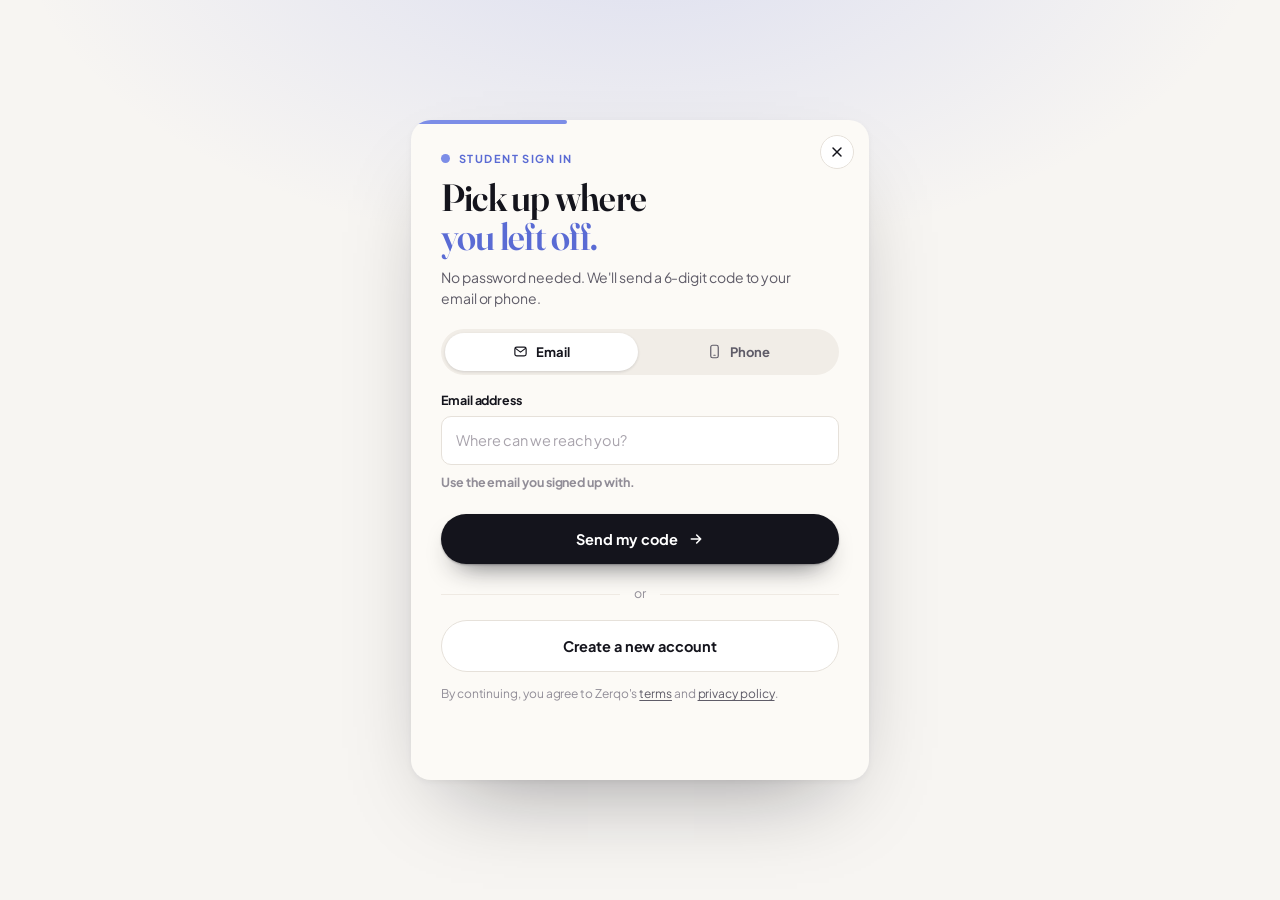
<file: auth/login.html>
<!DOCTYPE html>
<html lang="en">
<head>
<meta charset="utf-8">
<meta name="viewport" content="width=device-width, initial-scale=1">
<title>Sign in — Zerqo</title>
<meta name="description" content="Sign in to Zerqo with a one-time code sent to your email or phone.">

<link rel="preconnect" href="https://fonts.googleapis.com">
<link rel="preconnect" href="https://fonts.gstatic.com" crossorigin>
<link href="https://fonts.googleapis.com/css2?family=Plus+Jakarta+Sans:wght@400;500;600;700;800&family=Fraunces:opsz,wght@9..144,500;9..144,600&display=swap" rel="stylesheet">
<link rel="stylesheet" href="auth.css">
</head>
<body>

<main class="sheet">
  <span class="sheet__bar" aria-hidden="true"><i id="bar" style="width:34%"></i></span>

  <a class="sheet__x" href="../index.html" aria-label="Close and go back">
    <svg width="16" height="16" viewBox="0 0 24 24" fill="none" stroke="currentColor" stroke-width="2.2" stroke-linecap="round"><path d="M18 6 6 18M6 6l12 12"/></svg>
  </a>

  <!-- ---------------- step 1: where to send it ---------------- -->
  <div class="step on" data-step="ask">
    <p class="sheet__eye"><i aria-hidden="true"></i> Student sign in</p>

    <h1>Pick up where<br><span>you left off.</span></h1>
    <p class="sheet__sub">No password needed. We'll send a 6-digit code to your email or phone.</p>

    <div class="seg" role="tablist" aria-label="Send the code to">
      <button class="on" type="button" data-mode="email" role="tab" aria-selected="true">
        <svg viewBox="0 0 24 24"><rect x="3" y="5" width="18" height="14" rx="3"/><path d="m4 7 8 6 8-6"/></svg>
        Email
      </button>
      <button type="button" data-mode="phone" role="tab" aria-selected="false">
        <svg viewBox="0 0 24 24"><rect x="6" y="2" width="12" height="20" rx="3"/><path d="M11 18h2"/></svg>
        Phone
      </button>
    </div>

    <form id="ask" novalidate>
      <div class="fld" data-field="email">
        <label>
          <span>Email address</span>
          <input type="email" name="email" autocomplete="email" inputmode="email"
                 placeholder="Where can we reach you?">
          <span class="fld__hint">Use the email you signed up with.</span>
        </label>
      </div>

      <div class="fld" data-field="phone" hidden>
        <label>
          <span>Phone number</span>
          <span class="phone">
            <span class="cc">+91</span>
            <input type="tel" name="phone" autocomplete="tel-national" inputmode="numeric"
                   maxlength="10" placeholder="98765 43210">
          </span>
          <span class="fld__hint">We'll text your code. Standard rates apply.</span>
        </label>
      </div>

      <p class="fld__err" data-err="ask">Enter a valid email address.</p>

      <button class="go" type="submit">
        Send my code
        <svg viewBox="0 0 24 24"><path d="M5 12h14M13 6l6 6-6 6"/></svg>
      </button>
    </form>

    <div class="or">or</div>
    <a class="go go--ghost" href="signup.html">Create a new account</a>

    <p class="legal">By continuing, you agree to Zerqo's <a href="#">terms</a> and <a href="#">privacy policy</a>.</p>
  </div>

  <!-- ---------------- step 2: the code ---------------- -->
  <div class="step" data-step="otp">
    <p class="sheet__eye"><i aria-hidden="true"></i> Verify</p>

    <h1>Enter your<br><span>6-digit code.</span></h1>
    <p class="sheet__sub">It's valid for the next 10 minutes.</p>

    <div class="sent">
      <span>Sent to <b id="sentTo">aarav@example.com</b></span>
      <button type="button" id="change">Change</button>
    </div>

    <form id="verify" novalidate>
      <div class="otp" id="otp" role="group" aria-label="6 digit code">
        <input type="text" inputmode="numeric" maxlength="1" autocomplete="one-time-code" aria-label="Digit 1">
        <input type="text" inputmode="numeric" maxlength="1" aria-label="Digit 2">
        <input type="text" inputmode="numeric" maxlength="1" aria-label="Digit 3">
        <input type="text" inputmode="numeric" maxlength="1" aria-label="Digit 4">
        <input type="text" inputmode="numeric" maxlength="1" aria-label="Digit 5">
        <input type="text" inputmode="numeric" maxlength="1" aria-label="Digit 6">
      </div>

      <p class="fld__err" data-err="otp">That code doesn't look right. Check and try again.</p>

      <div class="resend">
        <span>Didn't get it?</span>
        <button type="button" id="resend" disabled>Resend in <span id="tick">30</span>s</button>
      </div>

      <button class="go" type="submit">
        Verify and continue
        <svg viewBox="0 0 24 24"><path d="M5 12h14M13 6l6 6-6 6"/></svg>
      </button>
    </form>
  </div>

  <!-- ---------------- step 3 ---------------- -->
  <div class="step" data-step="done">
    <span class="done__i"><svg viewBox="0 0 24 24"><path d="m4 12 5 5L20 7"/></svg></span>

    <h1>Signed in.<br><span>Welcome back.</span></h1>
    <p class="sheet__sub">Your streak is intact and your next step is waiting.</p>

    <a class="go" href="../dashboard/index.html">
      Go to my dashboard
      <svg viewBox="0 0 24 24"><path d="M5 12h14M13 6l6 6-6 6"/></svg>
    </a>
    <a class="go go--ghost" href="../index.html">Back to the site</a>
  </div>
</main>

<script src="auth.js" defer></script>
</body>
</html>
</file>
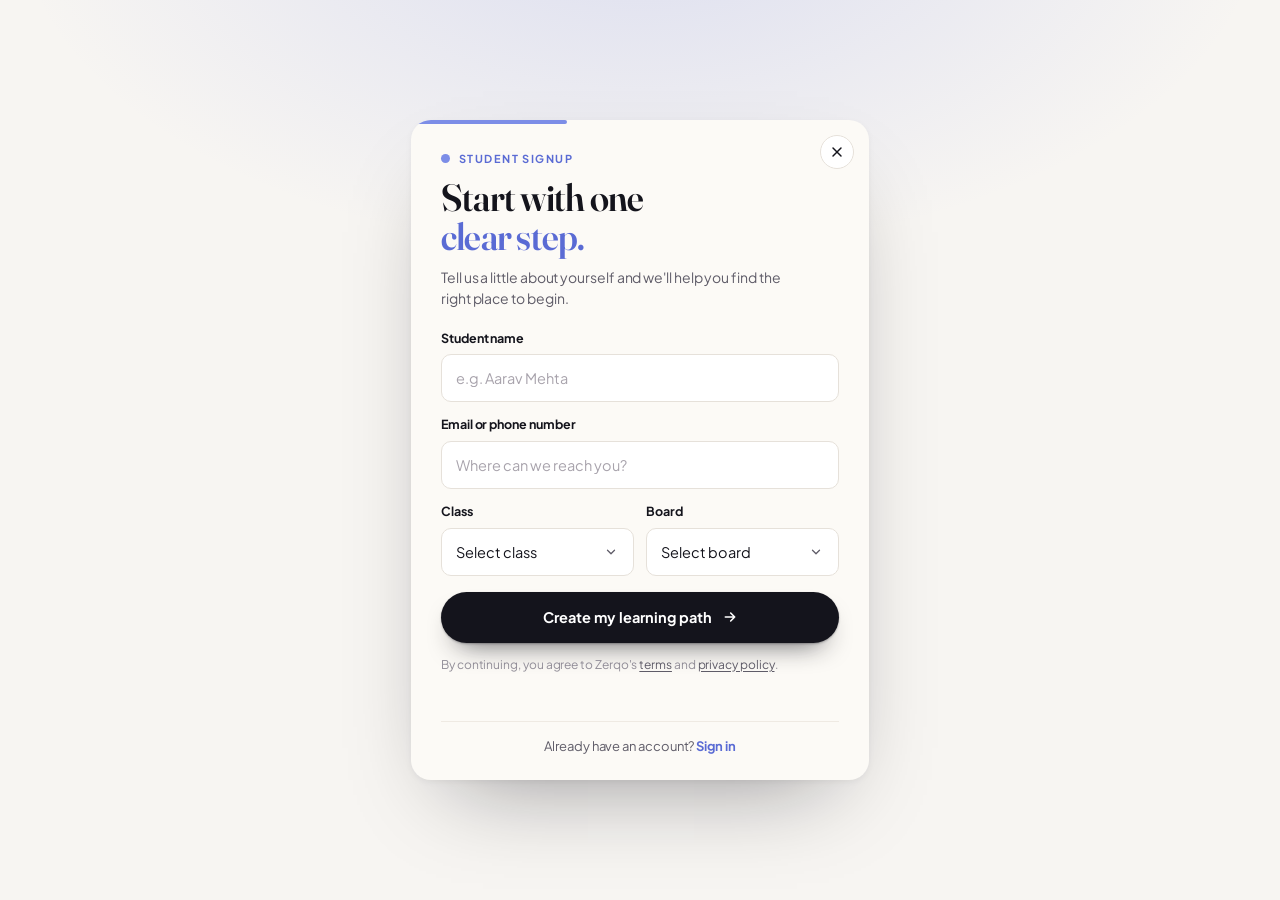
<file: auth/signup.html>
<!DOCTYPE html>
<html lang="en">
<head>
<meta charset="utf-8">
<meta name="viewport" content="width=device-width, initial-scale=1">
<title>Create your account — Zerqo</title>
<meta name="description" content="Start with one clear step. Zerqo builds a learning path for Class 9 and Class 10 students.">

<link rel="preconnect" href="https://fonts.googleapis.com">
<link rel="preconnect" href="https://fonts.gstatic.com" crossorigin>
<link href="https://fonts.googleapis.com/css2?family=Plus+Jakarta+Sans:wght@400;500;600;700;800&family=Fraunces:opsz,wght@9..144,500;9..144,600&display=swap" rel="stylesheet">
<link rel="stylesheet" href="auth.css">
</head>
<body>

<main class="sheet">
  <span class="sheet__bar" aria-hidden="true"><i style="width:34%"></i></span>

  <a class="sheet__x" href="../index.html" aria-label="Close and go back">
    <svg width="16" height="16" viewBox="0 0 24 24" fill="none" stroke="currentColor" stroke-width="2.2" stroke-linecap="round"><path d="M18 6 6 18M6 6l12 12"/></svg>
  </a>

  <!-- ---------------- step 1 ---------------- -->
  <div class="step on" data-step="form">
    <p class="sheet__eye"><i aria-hidden="true"></i> Student signup</p>

    <h1>Start with one<br><span>clear step.</span></h1>
    <p class="sheet__sub">Tell us a little about yourself and we'll help you find the right place to begin.</p>

    <form id="signup" novalidate>
      <div class="fld">
        <label>
          <span>Student name</span>
          <input type="text" name="name" autocomplete="name" placeholder="e.g. Aarav Mehta" required>
        </label>
      </div>
      <p class="fld__err" data-err="name">Please enter the student's full name.</p>

      <div class="fld">
        <label>
          <span>Email or phone number</span>
          <input type="text" name="contact" autocomplete="email" placeholder="Where can we reach you?" required>
        </label>
      </div>
      <p class="fld__err" data-err="contact">Enter a valid email address or 10-digit mobile number.</p>

      <div class="fld fld--2">
        <label>
          <span>Class</span>
          <select name="klass" required>
            <option value="">Select class</option>
            <option value="9">Class 9</option>
            <option value="10">Class 10</option>
          </select>
        </label>
        <label>
          <span>Board</span>
          <select name="board" required>
            <option value="">Select board</option>
            <option>CBSE</option>
            <option>ICSE</option>
            <option>State board</option>
          </select>
        </label>
      </div>
      <p class="fld__err" data-err="pick">Choose your class and board.</p>

      <button class="go" type="submit">
        Create my learning path
        <svg viewBox="0 0 24 24"><path d="M5 12h14M13 6l6 6-6 6"/></svg>
      </button>

      <p class="legal">By continuing, you agree to Zerqo's <a href="#">terms</a> and <a href="#">privacy policy</a>.</p>
    </form>

    <p class="swap">Already have an account? <a href="login.html">Sign in</a></p>
  </div>

  <!-- ---------------- step 2 ---------------- -->
  <div class="step" data-step="done">
    <span class="done__i"><svg viewBox="0 0 24 24"><path d="m4 12 5 5L20 7"/></svg></span>

    <h1>Your path is<br><span>ready.</span></h1>
    <p class="sheet__sub" id="doneMsg">We've sent your sign-in code. Open it to start your first session.</p>

    <a class="go" href="../dashboard/index.html">
      Go to my dashboard
      <svg viewBox="0 0 24 24"><path d="M5 12h14M13 6l6 6-6 6"/></svg>
    </a>
    <a class="go go--ghost" href="../index.html">Back to the site</a>
  </div>
</main>

<script src="auth.js" defer></script>
</body>
</html>
</file>
<file: css/app.css>
/* ================================================================
   ZERQO — landing page stylesheet
   Plus Jakarta Sans throughout. Brand #7C8DE7, coral as the single
   secondary accent. One file, ordered top to bottom like the page.
   ================================================================ */

/* ---------------------------------------------------- tokens */
:root{
  color-scheme: light;

  --bg:#F7F5F2;
  --bg-2:#F1EEE9;
  --surface:#FFFFFF;
  --line:#E4DFD7;

  --text:#14141C;
  --text-2:#5F5C68;
  --text-3:#918D97;

  --ink:#13131A;
  --ink-2:#2A2A34;

  --brand:#7C8DE7;
  --brand-deep:#5A6BD4;
  --brand-tint:#EDEFFC;
  --brand-line:#BAC4F2;

  --coral:#7C8DE7;          /* was coral - now the brand */
  --brand-band:#5A6BD4;     /* deeper brand: white text passes contrast */

  --c-mint:#DFF1EC;  --c-mint-l:#A9D9CC;
  --c-blue:#DEE6FB;  --c-blue-l:#AAC1F2;
  --c-lime:#E9F1C9;  --c-lime-l:#CBDD8F;
  --c-sun:#FCEFC8;   --c-sun-l:#EFDA8B;
  --c-rose:#FBDED8;

  --dark:#111119;
  --dark-2:#1A1A24;
  --dark-line:rgba(255,255,255,.14);
  --dark-text:#F6F4F1;
  --dark-text-2:#A4A0AC;

  --font:"Plus Jakarta Sans",ui-sans-serif,system-ui,sans-serif;

  --r-sm:10px; --r-md:14px; --r-lg:20px; --r-xl:28px; --r-pill:999px;
  --shadow:0 26px 60px -30px rgba(20,20,28,.35);
  --shadow-lg:0 44px 90px -40px rgba(20,20,28,.45);
  --ease:cubic-bezier(.22,1,.36,1);

  --container:1180px;
  --nav-h:54px;
  --gap:clamp(1.5rem,4vw,3rem);
  --sec:clamp(4rem,9vw,7rem);
}

/* ---------------------------------------------------- base */
*,*::before,*::after{box-sizing:border-box}
*{margin:0}
html{-webkit-text-size-adjust:100%;scroll-behavior:smooth;scroll-padding-top:calc(var(--nav-h) + 1.5rem)}
body{
  font-family:var(--font);font-size:1.0625rem;line-height:1.6;letter-spacing:-.005em;
  color:var(--text);background:var(--bg);-webkit-font-smoothing:antialiased;overflow-x:hidden;
}
body.is-locked{overflow:hidden}
img,svg{display:block;max-width:100%}
button,input{font:inherit;color:inherit}
button{background:none;border:0;cursor:pointer}
a{color:inherit;text-decoration:none}
ul{list-style:none;padding:0}
:focus-visible{outline:none;box-shadow:0 0 0 2px var(--bg),0 0 0 4px var(--brand);border-radius:var(--r-sm)}
::selection{background:var(--brand);color:#fff}

h1,h2,h3,h4{font-family:var(--font);font-weight:700;letter-spacing:-.035em;line-height:1.06;color:var(--text)}
h1{font-size:clamp(2.25rem,1rem + 4.6vw,4.5rem);letter-spacing:-.045em;line-height:1.04}
h2{font-size:clamp(1.875rem,1rem + 3.2vw,3.5rem);letter-spacing:-.04em}
h3{font-size:clamp(1.125rem,1rem + .7vw,1.5rem);letter-spacing:-.025em;line-height:1.2}
h1,h2{text-wrap:balance}
.em{font-style:italic;font-weight:700}
.em-coral{font-style:italic;font-weight:700;color:var(--coral)}
.em-brand{font-style:italic;font-weight:700;color:var(--brand-deep)}
p{max-width:64ch;text-wrap:pretty}

.container{width:100%;max-width:var(--container);margin-inline:auto;padding-inline:clamp(1.25rem,4vw,2.5rem)}
.section{padding-block:var(--sec);position:relative}
.sr-only{position:absolute;width:1px;height:1px;overflow:hidden;clip:rect(0,0,0,0)}

.lead{color:var(--text-2);font-size:clamp(1rem,.95rem + .3vw,1.125rem);line-height:1.65;letter-spacing:-.01em}
.muted{color:var(--text-2);font-size:1rem;line-height:1.7}

.eyebrow{
  display:inline-flex;align-items:center;gap:12px;
  font-size:.75rem;font-weight:700;letter-spacing:.16em;text-transform:uppercase;
  color:var(--text-3);margin-bottom:1.25rem;
}
.eyebrow::before{content:"";width:18px;height:1px;background:var(--brand)}

/* reveal on scroll */
.js [data-reveal]{opacity:0;transform:translateY(20px);transition:opacity .75s var(--ease),transform .75s var(--ease)}
.js [data-reveal].is-in{opacity:1;transform:none}

/* scroll progress */
.prog{position:fixed;inset:0 0 auto;height:2px;z-index:210}
.prog i{display:block;height:100%;width:0;background:var(--brand);box-shadow:0 0 10px rgba(124,141,231,.7)}

/* ---------------------------------------------------- buttons */
.btn{
  display:inline-flex;align-items:center;justify-content:center;gap:9px;
  padding:14px 26px;border-radius:var(--r-pill);border:1px solid transparent;
  font-size:.9375rem;font-weight:600;letter-spacing:-.01em;white-space:nowrap;
  transition:transform .3s var(--ease),background-color .25s var(--ease),
             border-color .25s var(--ease),color .25s var(--ease),box-shadow .3s var(--ease);
}
.btn:hover{transform:translateY(-1px)}
.btn:active{transform:translateY(0) scale(.985)}
.btn--ink{background:var(--brand);color:#fff;
  box-shadow:0 1px 2px rgba(74,89,184,.28),0 10px 22px -12px rgba(124,141,231,.95)}
.btn--ink:hover{background:var(--brand-deep);box-shadow:0 14px 30px -12px rgba(124,141,231,1)}
.btn--white{background:var(--surface);color:var(--text);border-color:var(--line)}
.btn--white:hover{border-color:var(--brand);color:var(--brand-deep);box-shadow:0 8px 20px -14px rgba(20,20,28,.5)}
.btn--light{background:#fff;color:var(--text)}
.btn--ghost{border-color:var(--dark-line);color:var(--dark-text)}
.btn--ghost:hover{background:rgba(255,255,255,.09)}
.btn--lg{padding:16px 30px;font-size:1rem}
.btn--sm{padding:10px 18px;font-size:.875rem}
.btn__a{transition:transform .3s var(--ease)}
.btn:hover .btn__a{transform:translateX(3px)}
.final .btn--light:hover{background:var(--brand);color:#fff}
.coral .btn--light:hover{background:#fff;color:var(--brand-band)}

.tlink{
  display:inline-flex;align-items:center;gap:8px;font-size:.9375rem;font-weight:600;
  border-bottom:1px solid var(--line);padding-bottom:3px;
  transition:border-color .25s var(--ease),color .25s var(--ease);
}
.tlink:hover{color:var(--brand-deep);border-bottom-color:var(--brand)}
.tlink svg{transition:transform .3s var(--ease)}
.tlink:hover svg{transform:translateX(3px)}

/* ---------------------------------------------------- nav */
.nav{position:fixed;inset:8px 0 auto;z-index:100}
.nav__in{
  display:flex;align-items:center;justify-content:space-between;gap:1rem;
  max-width:760px;margin-inline:auto;
  padding:5px 5px 5px 14px;border-radius:var(--r-pill);
  background:rgba(255,255,255,.55);
  -webkit-backdrop-filter:blur(18px) saturate(180%);
  backdrop-filter:blur(18px) saturate(180%);
  border:1px solid rgba(255,255,255,.65);
  box-shadow:0 1px 0 rgba(255,255,255,.6) inset,0 8px 24px -14px rgba(20,20,28,.28);
  transition:background-color .4s var(--ease),box-shadow .4s var(--ease),border-color .4s var(--ease);
}
.nav.is-stuck .nav__in{
  background:rgba(255,255,255,.78);
  border-color:rgba(255,255,255,.85);
  box-shadow:0 1px 0 rgba(255,255,255,.7) inset,0 12px 30px -16px rgba(20,20,28,.4);
}
.brand{display:inline-flex;align-items:center;gap:7px;font-weight:800;font-size:.9375rem;letter-spacing:-.035em}
.brand__m{
  width:21px;height:21px;border-radius:50%;background:var(--brand);color:#fff;
  display:grid;place-items:center;font-size:.625rem;font-weight:700;flex:none;
  box-shadow:0 4px 12px -4px rgba(124,141,231,.9);
}
.nav__links{display:none;align-items:center;gap:1.125rem}
.nav__links a{
  position:relative;padding-block:3px;font-size:.8125rem;color:var(--text-2);
  transition:color .25s var(--ease);
}
.nav__links a::after{
  content:"";position:absolute;left:0;right:100%;bottom:0;height:1.5px;
  background:var(--brand);border-radius:2px;transition:right .35s var(--ease);
}
.nav__links a:hover{color:var(--brand-deep)}
.nav__links a:hover::after,.nav__links a.is-current::after{right:0}
.nav__links a.is-current{color:var(--text)}
.nav__act{display:flex;align-items:center;gap:.3125rem}
.nav__cta{display:none}
.nav .btn--sm{padding:7px 13px;font-size:.75rem;gap:6px}
.nav .btn--sm svg{width:11px;height:11px}
.burger{display:grid;gap:4px;padding:7px}
.burger span{display:block;width:16px;height:1.5px;background:var(--text);
  transition:transform .35s var(--ease),opacity .25s var(--ease)}
.nav.is-open .burger span:nth-child(1){transform:translateY(5.5px) rotate(45deg)}
.nav.is-open .burger span:nth-child(2){opacity:0}
.nav.is-open .burger span:nth-child(3){transform:translateY(-5.5px) rotate(-45deg)}

.navover{
  position:fixed;inset:0;z-index:99;background:var(--bg);
  padding:calc(var(--nav-h) + 2.5rem) 1.5rem 3rem;
  display:flex;flex-direction:column;gap:.25rem;
  opacity:0;visibility:hidden;transition:opacity .35s var(--ease),visibility .35s;
}
.navover.is-open{opacity:1;visibility:visible}
.navover a{font-size:1.75rem;font-weight:700;letter-spacing:-.03em;
  padding-block:1rem;border-bottom:1px solid var(--line)}
.navover .btn{margin-top:2rem;font-size:.9375rem;border-bottom:0}

/* ---------------------------------------------------- hero */
.hero{
  padding-top:calc(var(--nav-h) + clamp(2.5rem,6vw,4.5rem));
  padding-bottom:clamp(2.5rem,5vw,4rem);
  text-align:center;
}
.hero h1{margin-bottom:1.5rem;max-width:26ch;margin-inline:auto;text-wrap:normal}
.hero .lead{max-width:52ch;margin-inline:auto}
.hero__cta{display:flex;flex-wrap:wrap;gap:.75rem;justify-content:center;margin-top:2rem}

.paths{display:flex;flex-wrap:wrap;align-items:center;justify-content:center;gap:.5rem .75rem;margin-top:1.75rem}
.paths em{font-style:normal;font-weight:600;font-size:.9375rem;color:var(--text-3)}
.paths a{
  display:inline-flex;align-items:center;gap:7px;padding:7px 15px;border-radius:var(--r-pill);
  background:var(--surface);border:1px solid var(--line);font-size:.875rem;
  transition:border-color .25s var(--ease),transform .25s var(--ease);
}
.paths a:hover{border-color:var(--brand);transform:translateY(-1px)}
.paths i{width:6px;height:6px;border-radius:50%;background:var(--brand);flex:none;
  box-shadow:0 0 0 3px var(--brand-tint)}

/* ================================================================
   PRODUCT SHOWCASE — hand-built app mock
   ================================================================ */
.showcase{
  position:relative;overflow:hidden;
  background:linear-gradient(180deg,#E7E9FB 0%,#EDEEFB 42%,var(--bg) 100%);
  padding-block:0 clamp(3rem,6vw,5rem);
  margin-top:clamp(2rem,5vw,3.5rem);
}
.showcase__grid{
  position:absolute;inset:0;pointer-events:none;opacity:.5;
  background-image:linear-gradient(rgba(124,141,231,.18) 1px,transparent 1px),
                   linear-gradient(90deg,rgba(124,141,231,.18) 1px,transparent 1px);
  background-size:44px 44px;
  -webkit-mask-image:linear-gradient(90deg,#000,transparent 22%,transparent 78%,#000);
  mask-image:linear-gradient(90deg,#000,transparent 22%,transparent 78%,#000);
}
.showcase > *{position:relative}

.showcase__tabs{
  display:flex;flex-wrap:wrap;justify-content:center;gap:6px;
  padding:clamp(1.5rem,3vw,2.25rem) 1rem clamp(1.75rem,3.5vw,2.5rem);
}
.stab{
  display:inline-flex;align-items:center;gap:8px;cursor:pointer;
  padding:9px 16px;border-radius:12px;
  font-size:.8125rem;font-weight:600;color:var(--text-2);
  background:rgba(255,255,255,.72);border:1px solid rgba(255,255,255,.9);
  transition:background-color .25s var(--ease),color .25s var(--ease),transform .25s var(--ease);
}
.stab i{width:16px;height:16px;display:block;flex:none;color:var(--brand-deep)}
.stab i svg{width:100%;height:100%}
.stab:hover{background:#fff;transform:translateY(-1px)}
.stab.is-active{background:var(--ink);color:#fff;border-color:var(--ink)}
.stab.is-active i{color:#fff}

.appcard{
  display:grid;grid-template-columns:1fr;
  background:#fff;border-radius:18px;overflow:hidden;
  border:1px solid rgba(124,141,231,.22);
  box-shadow:0 40px 90px -44px rgba(40,44,92,.5),0 2px 6px rgba(40,44,92,.06);
  font-size:12px;line-height:1.45;
}

/* sidebar */
.appside{display:none;padding:14px 12px;border-right:1px solid #EEEDF6;background:#FBFBFE}
.appside__brand{display:flex;align-items:center;gap:7px;font-weight:800;font-size:14px;
  letter-spacing:-.03em;padding:2px 6px 14px}
.appside__brand .brand__m{width:20px;height:20px;font-size:.5625rem}
.appside__h{font-size:9px;font-weight:700;letter-spacing:.14em;text-transform:uppercase;
  color:var(--text-3);padding:10px 8px 6px}
.appnav{display:grid;gap:1px}
.appnav li{display:flex;align-items:center;gap:9px;padding:7px 8px;border-radius:8px;
  color:var(--text-2);font-weight:500;transition:background-color .25s var(--ease),color .25s var(--ease)}
.appnav li i{width:15px;height:15px;flex:none;display:block}
.appnav li i svg{width:100%;height:100%}
.appnav li em{margin-left:auto;font-style:normal;font-size:9px;font-weight:700;
  min-width:15px;height:15px;padding:0 4px;border-radius:99px;display:grid;place-items:center;
  background:var(--brand-tint);color:var(--brand-deep)}
.appnav li.on{background:var(--brand);color:#fff;font-weight:600}
.appnav li.on em{background:rgba(255,255,255,.28);color:#fff}
.appside__pro{margin-top:16px;padding:12px;border-radius:12px;color:#fff;
  background:linear-gradient(155deg,var(--brand),#4E5DC4)}
.appside__pro b{display:block;font-size:12px}
.appside__pro small{display:block;font-size:10px;opacity:.82;margin-top:3px;line-height:1.4}
.appside__btn{display:block;margin-top:9px;padding:6px;border-radius:8px;text-align:center;
  background:#FFD166;color:#3A2E00;font-size:10.5px;font-weight:700}

/* top bar */
.apptop{display:flex;align-items:center;gap:12px;padding:11px 14px;border-bottom:1px solid #EEEDF6}
.appsearch{flex:1;display:flex;align-items:center;gap:8px;padding:8px 12px;border-radius:9px;
  background:#F4F4FA;color:var(--text-3);font-size:11.5px}
.appsearch svg{width:13px;height:13px;flex:none}
.apptop__r{display:flex;align-items:center;gap:8px}
.apppill{display:inline-flex;align-items:center;gap:5px;padding:5px 9px;border-radius:99px;
  background:#FFF1E8;color:#D4703F;font-size:11px;font-weight:700}
.apppill svg{width:12px;height:12px}
.appbell{position:relative;display:grid;place-items:center;width:28px;height:28px;border-radius:8px;
  background:#F4F4FA;color:var(--text-2)}
.appbell svg{width:14px;height:14px}
.appbell em{position:absolute;top:-3px;right:-3px;width:14px;height:14px;border-radius:99px;
  background:var(--coral);color:#fff;font-style:normal;font-size:8.5px;font-weight:700;
  display:grid;place-items:center}
.appuser{display:flex;align-items:center;gap:7px;font-size:11.5px;font-weight:600}
.appuser i{width:24px;height:24px;border-radius:99px;background:var(--brand);color:#fff;
  display:grid;place-items:center;font-style:normal;font-size:10px;font-weight:700}

/* body — one view at a time */
.appbody{display:none;gap:12px;padding:14px}
.appbody.is-on{display:grid;animation:viewin .4s var(--ease)}
.appcol{min-width:0}
.appaside{min-width:0}

.mhead{display:flex;align-items:center;justify-content:space-between;gap:10px;margin-bottom:10px}
.mhead h4{font-size:13.5px;font-weight:700;letter-spacing:-.02em}
.mhead--sm h4{font-size:12.5px}
.mchip{font-size:10px;font-weight:600;color:var(--text-2);background:#F4F4FA;padding:4px 9px;border-radius:99px}
.mlink{font-size:10.5px;font-weight:600;color:var(--brand-deep)}

.mstats{display:grid;grid-template-columns:1fr 1fr;gap:9px;margin-bottom:12px}
.mstat{padding:11px;border-radius:12px;border:1px solid #EFEEF7}
.mstat--blue{background:#F1F3FE}
.mstat--mint{background:#EDF7F3}
.mstat--sun{background:#FDF6E6}
.mstat--rose{background:#FDEFEB}
.mstat__i{width:26px;height:26px;border-radius:8px;display:grid;place-items:center;
  background:#fff;color:var(--brand-deep);margin-bottom:9px}
.mstat__i svg{width:14px;height:14px}
.mstat--mint .mstat__i{color:#2F7D68}
.mstat--sun .mstat__i{color:#B4831C}
.mstat--rose .mstat__i{color:#D4703F}
.mstat__l{font-size:10px;font-weight:600;color:var(--text-2)}
.mstat__v{font-size:21px;font-weight:800;letter-spacing:-.04em;margin-top:2px;font-variant-numeric:tabular-nums}
.mstat__d{font-size:9.5px;font-weight:600;margin-top:3px}
.mstat__d.up{color:#2F7D68}
.mstat__d.flat{color:var(--text-3)}

.mpanel{padding:12px;border-radius:12px;border:1px solid #EFEEF7;background:#fff}
.appaside .mpanel + .mpanel{margin-top:10px}

.mrow{display:flex;align-items:center;gap:9px;padding:8px 0;border-top:1px solid #F2F1F8}
.mrow:first-of-type{border-top:0}
.mrow__a{width:24px;height:24px;border-radius:7px;flex:none;display:grid;place-items:center;
  font-size:10px;font-weight:700}
.mrow__a--blue{background:#E6EAFC;color:#4A59B8}
.mrow__a--mint{background:#DFF1EA;color:#2F7D68}
.mrow__a--sun{background:#FBEDCF;color:#B4831C}
.mrow__a--rose{background:#FBDED8;color:#C05C40}
.mrow__t{flex:1;min-width:0}
.mrow__t b{display:block;font-size:11.5px;font-weight:600;white-space:nowrap;overflow:hidden;text-overflow:ellipsis}
.mrow__t small{display:block;font-size:9.5px;color:var(--text-3)}
.mtag{font-size:9px;font-weight:700;padding:3px 7px;border-radius:99px;white-space:nowrap}
.mtag--blue{background:#E9ECFD;color:#4A59B8}
.mtag--mint{background:#E1F2EB;color:#2F7D68}
.mtag--rose{background:#FBE3DC;color:#C05C40}
.mtag--sun{background:#FBEED2;color:#B4831C}
.mrow__s{font-size:11px;font-weight:700;min-width:32px;text-align:right;font-variant-numeric:tabular-nums}
.mrow__w{font-size:9.5px;color:var(--text-3);min-width:58px;text-align:right}

.mchart svg{width:100%;height:auto;overflow:visible}
.mgrid{stroke:#F0EFF7;stroke-width:1}
.mline{fill:none;stroke:var(--brand);stroke-width:2.4;stroke-linecap:round;stroke-linejoin:round}
.marea{fill:rgba(124,141,231,.16)}
.mdot{fill:#fff;stroke:var(--brand);stroke-width:2}
.mdot--last{stroke-width:2.6}
.mflag rect{fill:var(--brand)}
.mflag text{fill:#fff;font-size:10px;font-weight:700;text-anchor:middle;font-family:var(--font)}
.mx{display:flex;justify-content:space-between;font-size:9px;color:var(--text-3);margin-top:6px}

.mins{display:flex;align-items:flex-start;gap:8px;font-size:10.5px;color:var(--text-2);
  padding:5px 0;max-width:none}
.mins i{width:16px;height:16px;border-radius:99px;flex:none;display:grid;place-items:center;margin-top:1px}
.mins i svg{width:9px;height:9px}
.mins i.ok{background:#E1F2EB;color:#2F7D68}
.mins i.warn{background:#FBE3DC;color:#C05C40}

.mbar{display:flex;align-items:center;gap:9px;padding:5px 0;font-size:10.5px}
.mbar span{width:76px;color:var(--text-2);font-weight:500}
.mbar i{flex:1;height:6px;border-radius:99px;background:#F0EFF7;position:relative;overflow:hidden}
.mbar i::after{content:"";position:absolute;inset:0;width:var(--v);border-radius:99px;background:var(--c)}
.mbar b{font-size:10.5px;font-weight:700;min-width:20px;text-align:right;font-variant-numeric:tabular-nums}

/* ---------------------------------------------------- loop strip */
.strip{border-block:1px solid var(--line);background:var(--surface)}
.strip__in{display:flex;flex-wrap:wrap;align-items:center;justify-content:space-between;
  gap:1.25rem;padding-block:1.5rem}
.strip__w{
  display:inline-flex;align-items:center;gap:12px;
  font-size:clamp(1.125rem,1rem + .8vw,1.625rem);font-weight:600;letter-spacing:-.02em;
  color:var(--text-3);transition:color .3s var(--ease);
}
.strip__w:hover{color:var(--brand-deep)}
.strip__w svg{color:var(--brand-line);flex:none;opacity:.6}

/* ---------------------------------------------------- statement row */
.duo{display:grid;gap:var(--gap);align-items:start}
.duo h2{max-width:14ch}

/* ---------------------------------------------------- dark band */
.dark{background:var(--dark);color:var(--dark-text);padding-block:var(--sec)}
.dark h2,.dark h3{color:var(--dark-text)}
.dark p,.dark .muted{color:var(--dark-text-2)}
.dark .eyebrow{color:var(--dark-text-2)}
.dark .eyebrow::before{background:var(--brand)}

.steps{display:grid;gap:0}
.step{display:grid;grid-template-columns:auto auto 1fr;gap:0 1.25rem;align-items:start;
  position:relative;padding-block:1.5rem}
.step__n{font-size:.9375rem;font-weight:600;color:var(--brand-deep);padding-top:.9rem;
  font-variant-numeric:tabular-nums}
.step__i{
  width:46px;height:46px;border-radius:50%;display:grid;place-items:center;flex:none;
  background:var(--dark-2);border:1px solid var(--dark-line);color:var(--brand);position:relative;
  transition:background-color .35s var(--ease),color .35s var(--ease),border-color .35s var(--ease);
}
.step:first-child .step__i,
.step:hover .step__i{background:var(--brand);color:#fff;border-color:var(--brand)}
.step::after{content:"";position:absolute;left:calc(1.25rem + 23px + 2.4rem);top:46px;bottom:-1.5rem;
  width:1px;background:var(--dark-line)}
.step:last-child::after{display:none}
.step__t h3{font-size:1.25rem;margin-bottom:6px}
.step__t p{font-size:.9375rem;max-width:44ch}

/* ---------------------------------------------------- pastel cards */
.cards{display:grid;gap:1rem}
.card{
  position:relative;overflow:hidden;
  border-radius:var(--r-lg);padding:1.75rem;border:1px solid transparent;
  transition:transform .4s var(--ease),box-shadow .4s var(--ease);
}
.card::after{
  content:"";position:absolute;inset:0;pointer-events:none;border-radius:inherit;
  background:radial-gradient(120% 80% at 15% 0%,rgba(255,255,255,.6),transparent 55%);
}
.card > *{position:relative}
.card:hover{transform:translateY(-5px);box-shadow:var(--shadow)}
.card__i{width:40px;height:40px;border-radius:11px;display:grid;place-items:center;
  background:rgba(255,255,255,.75);color:var(--brand-deep);margin-bottom:1.25rem;
  box-shadow:0 1px 2px rgba(20,20,28,.06)}
.card h3{font-size:1.1875rem;font-weight:700;margin-bottom:.5rem}
.card p{font-size:.9375rem;line-height:1.6;color:var(--text-2);max-width:32ch}
.card--mint{background:var(--c-mint);border-color:var(--c-mint-l)}
.card--blue{background:var(--c-blue);border-color:var(--brand-line)}
.card--lime{background:var(--c-lime);border-color:var(--c-lime-l)}
.card--sun{background:var(--c-sun);border-color:var(--c-sun-l)}

/* ---------------------------------------------------- media rows */
.media{display:grid;gap:var(--gap);align-items:center}
.frame{
  position:relative;border-radius:var(--r-lg);overflow:hidden;
  background:linear-gradient(150deg,#DEE3FB,var(--bg-2));
  aspect-ratio:4/3;display:grid;place-items:center;padding:2rem;
  box-shadow:var(--shadow),inset 0 0 0 1px rgba(255,255,255,.5);
}
.frame--photo{padding:0;background:var(--bg-2)}
.frame--photo img{width:100%;height:100%;object-fit:cover;display:block;
  transition:transform 1.2s var(--ease)}
.frame--photo:hover img{transform:scale(1.03)}
.frame--photo .frame__tag{-webkit-backdrop-filter:blur(8px);backdrop-filter:blur(8px);
  background:rgba(255,255,255,.92)}
.frame__art{width:80%;max-width:340px}
.frame__tag{
  position:absolute;left:1.25rem;bottom:1.25rem;
  background:var(--surface);border-radius:var(--r-md);padding:11px 14px;
  box-shadow:var(--shadow);max-width:76%;transition:transform .4s var(--ease);
}
.frame:hover .frame__tag{transform:translateY(-3px)}
.frame__tag h5{font-size:.625rem;letter-spacing:.14em;text-transform:uppercase;
  color:var(--brand-deep);font-weight:700}
.frame__tag b{display:block;font-size:1rem;font-weight:700;margin-top:5px}
.frame__tag small{display:block;font-size:.6875rem;color:var(--text-3);margin-top:2px}

.checks{display:grid;gap:.875rem;margin-block:1.75rem}
.checks li{display:flex;align-items:flex-start;gap:12px;font-size:1rem;color:var(--text-2)}
.checks i{width:22px;height:22px;border-radius:50%;flex:none;display:grid;place-items:center;
  background:var(--brand);color:#fff;margin-top:2px}
.dark .checks li{color:var(--dark-text)}

.illus{fill:none;stroke:currentColor;stroke-width:2.2;stroke-linecap:round;stroke-linejoin:round;
  color:var(--text);width:100%;height:auto}
.illus .ink{fill:currentColor;stroke:none}
.illus .paper{fill:var(--surface)}
.illus .brandfill{fill:var(--brand);stroke:none}

/* ---------------------------------------------------- progress panel */
.panel{background:linear-gradient(155deg,#DEE3FB,#EAF2F0);border-radius:var(--r-xl);
  padding:clamp(1.5rem,4vw,3rem);position:relative}
.chart{background:var(--surface);border-radius:var(--r-lg);padding:1.75rem;box-shadow:var(--shadow)}
.chart__h{display:flex;align-items:flex-end;justify-content:space-between;gap:1rem;margin-bottom:1.25rem}
.chart__h h5{font-size:.875rem;font-weight:700}
.chart__h small{display:block;font-size:.75rem;color:var(--text-3);margin-top:2px}
.chart__v{text-align:right}
.chart__v b{font-size:2rem;font-weight:800;letter-spacing:-.04em;display:block;
  font-variant-numeric:tabular-nums}
.chart__v small{color:var(--brand-deep);font-weight:700;font-size:.8125rem}
.chart svg{width:100%;height:auto;overflow:visible}
.cline{fill:none;stroke:var(--brand);stroke-width:2.5;stroke-linecap:round;stroke-linejoin:round;
  stroke-dasharray:900;stroke-dashoffset:900;transition:stroke-dashoffset 1.6s var(--ease)}
.chart.is-in .cline{stroke-dashoffset:0}
.cfill{fill:url(#cg);opacity:0;transition:opacity .9s var(--ease) .5s}
.chart.is-in .cfill{opacity:1}
.cdot{fill:var(--surface);stroke:var(--brand);stroke-width:2.5}
.cgrid{stroke:var(--line);stroke-width:1}
.chart__x{display:flex;justify-content:space-between;margin-top:12px;font-size:.6875rem;color:var(--text-3)}

.minicards{display:grid;gap:.75rem;margin-top:1rem;grid-template-columns:1fr 1fr}
.mini{background:var(--surface);border-radius:var(--r-md);padding:1rem 1.125rem}
.mini--dark{background:var(--dark);color:var(--dark-text)}
.mini h5{font-size:.625rem;letter-spacing:.14em;text-transform:uppercase;color:var(--text-3);font-weight:700}
.mini--dark h5{color:var(--dark-text-2)}
.mini b{display:block;font-size:1.5rem;font-weight:800;letter-spacing:-.04em;margin-top:6px;
  font-variant-numeric:tabular-nums}
.mini--dark b{color:#C7CEF6}
.mini small{display:block;font-size:.6875rem;color:var(--text-3);margin-top:3px}
.mini--dark small{color:var(--dark-text-2)}

.note{background:var(--brand-tint);border-radius:var(--r-md);padding:1.25rem 1.375rem;margin-top:1.75rem;
  box-shadow:inset 0 0 0 1px rgba(124,141,231,.3)}
.note b{display:block;font-size:1.125rem;font-weight:700;margin-bottom:5px;color:var(--brand-deep)}
.note p{font-size:.875rem;color:var(--text-2);max-width:40ch}

/* ---------------------------------------------------- coral band */
.coral{background:var(--brand-band);color:#fff;padding-block:var(--sec)}
.coral h2{color:#fff}
.coral p{color:rgba(255,255,255,.9)}
.coral .eyebrow{color:rgba(255,255,255,.8)}
.coral .eyebrow::before{background:#fff}
.coral .frame{background:linear-gradient(150deg,#E6EAFC,#F4F6FD);
  box-shadow:0 30px 60px -34px rgba(30,36,90,.5),inset 0 0 0 1px rgba(255,255,255,.6)}

/* ---------------------------------------------------- FAQ */
.faq{display:grid;gap:var(--gap);align-items:start}
.acc{display:grid;gap:10px}
.acc__i{background:var(--surface);border:1px solid var(--line);border-radius:var(--r-md);
  transition:border-color .3s var(--ease),background-color .3s var(--ease)}
.acc__i.is-open{border-color:var(--brand);background:var(--brand-tint)}
.acc__b{width:100%;display:flex;align-items:center;justify-content:space-between;gap:1.25rem;
  padding:19px 22px;text-align:left;font-size:1rem;font-weight:600;
  transition:color .25s var(--ease)}
.acc__b:hover{color:var(--brand-deep)}
.acc__s{flex:none;width:26px;height:26px;border-radius:50%;background:var(--brand-tint);
  display:grid;place-items:center;color:var(--brand-deep);
  transition:transform .4s var(--ease),background-color .3s var(--ease),color .3s var(--ease)}
.acc__i.is-open .acc__s{transform:rotate(45deg);background:var(--brand);color:#fff}
.acc__p{display:grid;grid-template-rows:0fr;transition:grid-template-rows .4s var(--ease)}
.acc__i.is-open .acc__p{grid-template-rows:1fr}
.acc__p > div{overflow:hidden}
.acc__p p{font-size:.9375rem;line-height:1.7;color:var(--text-2);padding:0 22px 20px}

/* ---------------------------------------------------- final CTA */
.final{
  position:relative;overflow:hidden;
  background:var(--dark);color:var(--dark-text);border-radius:var(--r-xl);
  padding:clamp(2rem,5vw,4rem);
  display:grid;gap:var(--gap);align-items:center;
}
.final::before{
  content:"";position:absolute;right:-8%;top:-30%;width:52%;aspect-ratio:1;border-radius:50%;
  background:radial-gradient(circle,rgba(124,141,231,.34),transparent 66%);pointer-events:none;
}
.final > *{position:relative}
.final h2{color:var(--dark-text);max-width:14ch}
.final p{color:var(--dark-text-2);max-width:44ch;margin-top:1.25rem}
.final .eyebrow{color:var(--dark-text-2)}
.final .eyebrow::before{background:var(--brand)}
.final__cta{display:flex;flex-wrap:wrap;gap:.75rem;margin-top:2rem}

.badge{position:relative;width:min(220px,52vw);aspect-ratio:1;margin-inline:auto;
  display:grid;place-items:center}
.badge svg{width:100%;height:100%;animation:spin 24s linear infinite}
.badge text{font-family:var(--font);font-size:11.5px;letter-spacing:.28em;fill:#9AA3C8;
  text-transform:uppercase;font-variant-numeric:tabular-nums}
.badge__c{
  position:absolute;width:34%;aspect-ratio:1;border-radius:50%;
  background:var(--brand);display:grid;place-items:center;color:#fff;
  font-size:1.5rem;font-weight:800;box-shadow:0 0 0 8px rgba(124,141,231,.2);
}

/* ---------------------------------------------------- footer */
.footer{border-top:1px solid var(--line);padding-block:clamp(2.5rem,4.5vw,3.5rem) 1.5rem}
.footer__top{display:grid;gap:2rem;margin-bottom:clamp(2rem,3.5vw,2.75rem);align-items:start}
.footer__b{color:var(--text-2);font-size:.9375rem;line-height:1.55;margin-top:.875rem;max-width:26ch}
.footer__cols{display:grid;grid-template-columns:repeat(2,minmax(0,1fr));gap:2rem}
.footer__c h4{font-size:.6875rem;letter-spacing:.14em;text-transform:uppercase;
  color:var(--text-3);margin-bottom:.875rem;font-weight:700}
.footer__c li{margin-bottom:.5rem}
.footer__c li:last-child{margin-bottom:0}
.footer__c a{position:relative;font-size:.9375rem;color:var(--text-2);transition:color .25s var(--ease)}
.footer__c a::after{content:"";position:absolute;left:0;right:100%;bottom:-2px;height:1px;
  background:var(--brand);transition:right .3s var(--ease)}
.footer__c a:hover{color:var(--brand-deep)}
.footer__c a:hover::after{right:0}
.footer__bot{display:flex;flex-wrap:wrap;gap:.75rem 2rem;justify-content:space-between;
  align-items:center;padding-top:1.5rem;border-top:1px solid var(--line);
  color:var(--text-3);font-size:.8125rem}

/* ---------------------------------------------------- keyframes */
@keyframes viewin{from{opacity:0;transform:translateY(8px)}}
@keyframes spin{to{transform:rotate(360deg)}}

/* ---------------------------------------------------- responsive */
@media (min-width:700px){
  .mstats{grid-template-columns:repeat(4,1fr)}
}
@media (min-width:768px){
  .footer__top{grid-template-columns:1fr auto;gap:clamp(3rem,8vw,7rem)}
  .footer__cols{grid-template-columns:repeat(2,minmax(130px,auto));gap:clamp(3rem,6vw,5rem)}
}
@media (min-width:900px){
  .duo{grid-template-columns:1.05fr .95fr;gap:clamp(2.5rem,6vw,5rem)}
  .media{grid-template-columns:1fr 1fr;gap:clamp(2.5rem,6vw,4.5rem)}
  .faq{grid-template-columns:.85fr 1.15fr;gap:clamp(2.5rem,6vw,4.5rem)}
  .final{grid-template-columns:1.2fr .8fr}
}
@media (min-width:640px){
  .cards{grid-template-columns:1fr 1fr}
}
@media (min-width:980px){
  .appcard{grid-template-columns:186px 1fr}
  .appside{display:block}
  .appbody{padding:16px}
  .appbody.is-on{grid-template-columns:1.55fr 1fr}
}
@media (min-width:1000px){
  .cards{grid-template-columns:repeat(4,1fr)}
}
@media (min-width:1024px){
  .nav__links,.nav__cta{display:flex}
  .burger{display:none}
}
@media (max-width:1023px){
  .nav__in{max-width:none}
}
@media (min-width:1440px){
  :root{--sec:clamp(5rem,8vw,8rem)}
}

/* ---------------------------------------------------- fallbacks */
@supports not ((backdrop-filter:blur(1px)) or (-webkit-backdrop-filter:blur(1px))){
  .nav__in{background:rgba(255,255,255,.94)}
}

@media (prefers-reduced-motion:reduce){
  html{scroll-behavior:auto}
  *,*::before,*::after{animation:none!important;transition-duration:.01ms!important}
  .js [data-reveal]{opacity:1;transform:none}
}

/* nav: quiet sign-in link beside the primary CTA */
.signin{display:none;font-size:.8125rem;font-weight:600;color:var(--text-2);
  padding:6px 10px;border-radius:var(--r-pill);transition:color .25s var(--ease)}
.signin:hover{color:var(--brand-deep)}
@media (min-width:1024px){.signin{display:inline-flex;align-items:center}}

/* ================================================================
   SIGN-UP SHEET — modal, in the style of the reference
   ================================================================ */
.ov{position:fixed;inset:0;z-index:300;display:grid;place-items:center;padding:20px}
.ov[hidden]{display:none}
.ov__bg{position:absolute;inset:0;background:rgba(16,16,24,.62);
  -webkit-backdrop-filter:blur(6px);backdrop-filter:blur(6px);animation:ovin .3s var(--ease)}
@keyframes ovin{from{opacity:0}}

.sheet{
  position:relative;z-index:1;width:100%;max-width:620px;
  max-height:calc(100svh - 40px);overflow-y:auto;overscroll-behavior:contain;
  background:#FCFAF6;border-radius:22px;
  padding:clamp(28px,4vw,44px) clamp(24px,4vw,44px) clamp(24px,3vw,34px);
  box-shadow:0 40px 90px -30px rgba(10,10,20,.6);
  animation:sheetin .38s var(--ease);
}
@keyframes sheetin{from{opacity:0;transform:translateY(16px) scale(.985)}}

/* the thin progress rule across the top */
.sheet__bar{position:absolute;left:0;right:0;top:0;height:4px;border-radius:22px 22px 0 0;overflow:hidden}
.sheet__bar i{display:block;height:100%;width:34%;background:var(--coral);border-radius:0 4px 4px 0}

.sheet__x{
  position:absolute;top:18px;right:18px;width:38px;height:38px;border-radius:50%;
  display:grid;place-items:center;background:#fff;border:1px solid var(--line);color:var(--text);
  transition:border-color .2s var(--ease),transform .2s var(--ease);
}
.sheet__x:hover{border-color:var(--text-3);transform:rotate(90deg)}

.sheet__eye{
  display:inline-flex;align-items:center;gap:9px;margin-bottom:18px;
  font-size:12px;font-weight:700;letter-spacing:.14em;text-transform:uppercase;color:var(--brand-deep);
}
.sheet__eye i{width:9px;height:9px;border-radius:50%;background:var(--coral);flex:none}

.sheet h2{
  font-size:clamp(30px,2rem + 2.2vw,46px);font-weight:800;letter-spacing:-.045em;line-height:1.04;
  margin-bottom:14px;
}
.sheet h2 span{color:var(--brand)}
.sheet__sub{font-size:15px;color:var(--text-2);line-height:1.55;max-width:44ch;margin-bottom:26px}

.fld{display:grid;gap:14px;margin-bottom:16px}
.fld--2{grid-template-columns:1fr 1fr}
.fld label{display:block}
.fld label > span{display:block;font-size:13px;font-weight:700;margin-bottom:8px}
.fld input,.fld select{
  width:100%;padding:14px 16px;border-radius:11px;font-size:15px;font-family:var(--font);
  background:#fff;border:1px solid #E6E1DA;color:var(--text);
  transition:border-color .2s var(--ease),box-shadow .2s var(--ease);
}
.fld input::placeholder{color:#A8A3AC}
.fld select{
  appearance:none;cursor:pointer;padding-right:42px;
  background-image:url("data:image/svg+xml,%3Csvg xmlns='http://www.w3.org/2000/svg' width='14' height='14' viewBox='0 0 24 24' fill='none' stroke='%235F5C68' stroke-width='2.2' stroke-linecap='round' stroke-linejoin='round'%3E%3Cpath d='m6 9 6 6 6-6'/%3E%3C/svg%3E");
  background-repeat:no-repeat;background-position:right 15px center;
}
.fld input:focus,.fld select:focus{outline:none;border-color:var(--brand);
  box-shadow:0 0 0 4px rgba(124,141,231,.18)}
.fld input[aria-invalid="true"],.fld select[aria-invalid="true"]{border-color:#C0453A;background:#FCEDEB}
.fld__err{display:none;font-size:13px;font-weight:600;color:#C0453A;margin:-8px 0 14px}
.fld__err.on{display:block}

.sheet__go{
  display:flex;align-items:center;justify-content:center;gap:10px;width:100%;
  margin-top:22px;padding:17px 24px;border-radius:99px;
  background:var(--brand);color:#fff;font-size:15px;font-weight:700;font-family:var(--font);
  box-shadow:0 12px 26px -14px rgba(124,141,231,1);
  transition:transform .25s var(--ease),background-color .2s var(--ease);
}
.sheet__go:hover{background:var(--brand-deep);transform:translateY(-1px)}
.sheet__go svg{transition:transform .25s var(--ease)}
.sheet__go:hover svg{transform:translateX(3px)}

.sheet__legal{font-size:12.5px;color:var(--text-3);margin-top:16px;line-height:1.6}
.sheet__legal a{color:var(--text-2);text-decoration:underline;text-underline-offset:2px}
.sheet__swap{font-size:13.5px;color:var(--text-2);margin-top:20px;padding-top:18px;
  border-top:1px solid var(--line);text-align:center}
.sheet__swap a,.sheet__swap button{color:var(--brand-deep);font-weight:700;font-family:var(--font);font-size:13.5px}

.sheet__step{display:none}
.sheet__step.is-on{display:block}

body.is-sheet{overflow:hidden}

@media (max-width:560px){
  .fld--2{grid-template-columns:1fr}
  .sheet{padding-top:38px}
}

/* ---------------- sign-in sheet extras ---------------- */
.lseg{display:grid;grid-template-columns:1fr 1fr;gap:4px;padding:4px;border-radius:99px;
  background:#F1EDE7;margin-bottom:22px}
.lseg button{
  display:flex;align-items:center;justify-content:center;gap:8px;
  padding:11px;border-radius:99px;font-size:13.5px;font-weight:700;color:var(--text-2);
  font-family:var(--font);
  transition:background-color .2s var(--ease),color .2s var(--ease),box-shadow .2s var(--ease);
}
.lseg button svg{width:15px;height:15px;fill:none;stroke:currentColor;stroke-width:1.9;
  stroke-linecap:round;stroke-linejoin:round}
.lseg button.on{background:#fff;color:var(--text);box-shadow:0 1px 3px rgba(20,20,28,.14)}

.lphone{display:flex;gap:8px}
.lphone .cc{display:flex;align-items:center;padding:0 14px;border-radius:11px;flex:none;
  background:#fff;border:1px solid #E6E1DA;font-size:15px;font-weight:700;color:var(--text-2)}
.lphone input{flex:1}

.lsent{display:flex;align-items:center;gap:10px;padding:13px 15px;border-radius:11px;
  background:var(--brand-tint);font-size:13.5px;margin-bottom:20px}
.lsent b{font-weight:700}
.lsent button{margin-left:auto;font-size:13px;font-weight:700;color:var(--brand-deep);font-family:var(--font)}

.lotp{display:grid;grid-template-columns:repeat(6,1fr);gap:10px;margin-bottom:8px}
.lotp input{
  width:100%;aspect-ratio:1;text-align:center;font-size:22px;font-weight:800;font-family:var(--font);
  border-radius:12px;background:#fff;border:1px solid #E6E1DA;color:var(--text);
  font-variant-numeric:tabular-nums;
  transition:border-color .2s var(--ease),box-shadow .2s var(--ease),background-color .2s var(--ease);
}
.lotp input:focus{outline:none;border-color:var(--brand);box-shadow:0 0 0 4px rgba(124,141,231,.18)}
.lotp input.filled{border-color:var(--brand);background:var(--brand-tint)}

.lresend{display:flex;align-items:center;justify-content:space-between;gap:12px;
  font-size:13px;color:var(--text-3);margin-top:16px}
.lresend button{font-weight:700;color:var(--brand-deep);font-family:var(--font);font-size:13px}
.lresend button[disabled]{color:var(--text-3);cursor:default}

.sheet__swap button{font-family:var(--font);font-size:13.5px;font-weight:700;color:var(--brand-deep)}

@media (max-width:560px){
  .lotp{gap:7px}
  .lotp input{font-size:18px}
}

/* the hidden attribute must beat display:grid / display:block */
[hidden]{display:none!important}
/* the +91 prefix sits beside the input, not above it */
.fld label > span.lphone{display:flex}

/* section 01: two sentences, two lines each, sized to sit with the body copy */
.duo .duo__h{
  font-size:clamp(1.5rem,.95rem + 1.5vw,2.125rem);
  line-height:1.12;letter-spacing:-.035em;
  max-width:26ch;text-wrap:balance;
}
.duo .duo__h .em-brand{font-style:italic}
.duo .lead{max-width:46ch}
@media (min-width:900px){
  .duo{grid-template-columns:1.32fr .68fr;align-items:start;gap:clamp(2rem,4vw,3.5rem)}
  .duo .duo__h{max-width:none}
}

/* ================================================================
   SHEET — matched to the reference: serif headline, black CTA
   ================================================================ */
.sheet h2{
  font-family:"Fraunces",Georgia,serif;
  font-weight:600;font-variation-settings:"opsz" 120;
  font-size:clamp(34px,2.2rem + 2.4vw,52px);
  letter-spacing:-.02em;line-height:1.02;
  margin-bottom:16px;
}
.sheet h2 span{color:var(--brand-deep)}

.sheet__eye{color:var(--brand-deep);letter-spacing:.13em}

/* the primary action is the black pill from the reference */
.sheet__go{
  background:var(--ink);color:#fff;
  box-shadow:0 1px 2px rgba(20,20,28,.3),0 14px 28px -16px rgba(20,20,28,.9);
}
.sheet__go:hover{background:var(--ink-2)}

/* tighter, evener field rhythm */
.sheet .fld{margin-bottom:18px}
.sheet .fld label > span{font-size:13.5px;margin-bottom:9px}
.sheet .fld input,.sheet .fld select{padding:15px 16px;border-radius:10px;font-size:15px}
.sheet__sub{margin-bottom:30px}

/* ================================================================
   SHEET — fit the viewport instead of scrolling.
   The card shrinks its type and spacing as the window gets shorter.
   ================================================================ */
.ov{padding:16px}
.sheet{max-height:calc(100svh - 32px);scrollbar-width:thin;scrollbar-color:#D8D3CB transparent}
.sheet::-webkit-scrollbar{width:8px}
.sheet::-webkit-scrollbar-thumb{background:#D8D3CB;border-radius:99px;border:2px solid #FCFAF6}
.sheet::-webkit-scrollbar-track{background:transparent}

/* laptop screens */
@media (max-height:800px){
  .sheet{padding:34px clamp(24px,3.6vw,40px) 26px}
  .sheet h2{font-size:clamp(32px,5.2vh,46px);margin-bottom:12px}
  .sheet__eye{margin-bottom:12px}
  .sheet__sub{font-size:14.5px;margin-bottom:24px}
  .sheet .fld{margin-bottom:13px}
  .sheet .fld label > span{margin-bottom:6px;font-size:13px}
  .sheet .fld input,.sheet .fld select{padding:12px 15px}
  .sheet__go{margin-top:16px;padding:14px 22px}
  .sheet__legal{margin-top:12px}
  .sheet__swap{margin-top:14px;padding-top:14px}
  .lseg{margin-bottom:16px}
  .lseg button{padding:9px}
  .lotp input{font-size:19px}
  .lsent{padding:11px 13px;margin-bottom:14px}
}

/* short laptops and small windows */
@media (max-height:680px){
  .sheet{padding:24px clamp(20px,3vw,32px) 20px}
  .sheet h2{font-size:clamp(24px,4vh,32px);margin-bottom:8px}
  .sheet__eye{margin-bottom:10px;font-size:11px}
  .sheet__sub{font-size:13.5px;margin-bottom:16px;line-height:1.5}
  .sheet .fld{margin-bottom:11px}
  .sheet .fld input,.sheet .fld select{padding:11px 14px;font-size:14.5px}
  .sheet__go{margin-top:14px;padding:13px 20px;font-size:14.5px}
  .sheet__x{top:14px;right:14px;width:34px;height:34px}
  .sheet__legal{font-size:12px}
}

/* ================================================================
   SHEET — one rectangle. Sign-up and sign-in are the same card, so
   swapping between them must not resize it.
   ================================================================ */
.sheet{
  min-height:min(780px,calc(100svh - 32px));
  display:flex;flex-direction:column;
}
.sheet__step{flex:1;min-height:0}
.sheet__step.is-on{display:flex;flex-direction:column}
.sheet__step > form{flex:none}
/* the closing line settles at the bottom of the card */
.sheet__swap{margin-top:auto}
.sheet__legal{margin-bottom:0}

@media (max-height:800px){
  .sheet{min-height:min(700px,calc(100svh - 32px))}
}
@media (max-height:680px){
  .sheet{min-height:0}
}

/* narrower, tighter card */
.sheet{max-width:520px}
.sheet__legal{margin-bottom:14px}
.sheet__sub{max-width:38ch}
@media (max-height:800px){.sheet{max-width:500px}}

/* ---------------- tighter still ---------------- */
.sheet{
  max-width:458px;
  min-height:min(660px,calc(100svh - 32px));
  padding:30px 30px 24px;
  border-radius:20px;
}
.sheet__x{top:15px;right:15px;width:34px;height:34px}
.sheet__eye{font-size:11px;margin-bottom:12px}
.sheet h2{font-size:clamp(28px,4.6vh,38px);margin-bottom:10px}
.sheet__sub{font-size:14px;margin-bottom:20px;max-width:36ch;line-height:1.5}
.sheet .fld{margin-bottom:13px;gap:12px}
.sheet .fld label > span{font-size:12.5px;margin-bottom:6px}
.sheet .fld input,.sheet .fld select{padding:12px 14px;font-size:14.5px;border-radius:10px}
.sheet__go{margin-top:16px;padding:14px 20px;font-size:14.5px}
.sheet__legal{font-size:12px;margin-top:12px;margin-bottom:10px}
.sheet__swap{font-size:13px;padding-top:14px}
.lseg{margin-bottom:16px}
.lseg button{padding:9px;font-size:13px}
.lotp{gap:8px}
.lsent{padding:11px 13px;font-size:13px;margin-bottom:16px}
@media (max-height:800px){
  .sheet{max-width:440px;min-height:min(600px,calc(100svh - 32px));padding:26px 26px 20px}
  .sheet h2{font-size:clamp(26px,4.2vh,34px)}
  .sheet__sub{margin-bottom:18px}
}

/* no visible scrollbar on the card — it still scrolls if it ever needs to */
.sheet{scrollbar-width:none;-ms-overflow-style:none}
.sheet::-webkit-scrollbar{display:none;width:0;height:0}

/* ================================================================
   SHOWCASE STAGE — the app card lifted off the page, with the
   moments that matter floating around it.
   ================================================================ */
.stage{position:relative;isolation:isolate}
.stage__glow{
  position:absolute;inset:-8% -6% -12%;z-index:-1;pointer-events:none;
  background:radial-gradient(ellipse 62% 54% at 50% 46%,rgba(124,141,231,.30) 0%,rgba(124,141,231,0) 70%);
  filter:blur(30px);
}

.chip{
  position:absolute;z-index:3;display:flex;align-items:center;gap:10px;
  padding:10px 14px 10px 10px;border-radius:14px;
  background:rgba(255,255,255,.86);
  -webkit-backdrop-filter:blur(16px) saturate(160%);backdrop-filter:blur(16px) saturate(160%);
  border:1px solid rgba(255,255,255,.85);
  box-shadow:0 22px 46px -24px rgba(30,28,44,.5),0 1px 0 rgba(255,255,255,.7) inset;
  white-space:nowrap;
}
.chip small{display:block;font-size:.6875rem;color:var(--text-3);line-height:1.3}
.chip b{display:block;font-size:.8125rem;font-weight:700;letter-spacing:-.01em;line-height:1.3}
.chip__i{
  width:30px;height:30px;flex:none;border-radius:9px;display:grid;place-items:center;
}
.chip__i svg{width:16px;height:16px;fill:none;stroke:currentColor;stroke-width:2.4;
  stroke-linecap:round;stroke-linejoin:round}
.chip__i--mint{background:#DCF0EA;color:#2F7D6B}
.chip__i--brand{background:var(--brand-tint);color:var(--brand-deep)}
.chip__i--brand svg{fill:currentColor;stroke:none}
.chip__i--rose{background:#FBE1E4;color:#C0576A}
.chip__i--rose svg{fill:currentColor;stroke:none}

.chip--1{top:-18px;left:-22px;animation:float1 7s ease-in-out infinite}
.chip--2{top:34%;right:-30px;animation:float2 8.5s ease-in-out infinite}
.chip--3{bottom:-16px;left:6%;animation:float3 9.5s ease-in-out infinite}

.annot{
  position:absolute;z-index:3;right:-6px;top:-46px;
  font-family:var(--serif,Fraunces,Georgia,serif);
  font-style:italic;font-size:.9375rem;color:var(--text-3);
  display:flex;align-items:flex-start;gap:.4rem;
}
.annot svg{width:44px;height:30px;fill:none;stroke:var(--text-3);stroke-width:1.5;
  stroke-linecap:round;stroke-linejoin:round;opacity:.7;flex:none}

@media (max-width:900px){
  .chip--2,.annot{display:none}
  .chip--1{left:-6px;top:-14px}
  .chip--3{left:auto;right:-6px;bottom:-12px}
}
@media (max-width:560px){.chip{display:none}}

/* ================================================================
   HERO — the original composition. Two columns: editorial copy on
   the left, one captioned photograph on the right carrying a flat
   product card. No aurora, no tilt, no glass.
   ================================================================ */
.hero{
  position:relative;
  padding-top:calc(var(--nav-h) + clamp(2rem,4vw,3.25rem));
  padding-bottom:clamp(2.5rem,5vw,4rem);
  text-align:left;
  background:var(--bg);
}
.hero__grid{position:relative;display:grid;gap:clamp(2rem,4vw,3rem);align-items:start}

/* ---------- the copy ---------- */
.hero__copy{max-width:none;min-width:0}
.hero__eye{
  font-size:.6875rem;font-weight:700;letter-spacing:.16em;text-transform:uppercase;
  color:var(--text-3);margin:0 0 1rem;
}
.hero h1{
  font-size:clamp(1.875rem,1.1rem + 2.1vw,2.875rem);
  line-height:1.1;letter-spacing:-.035em;
  max-width:18ch;margin:0 0 1rem;margin-inline:0;text-align:left;
}
.hero .lead{margin:0;margin-inline:0;max-width:42ch;font-size:1rem}
.hero__act{display:flex;flex-wrap:wrap;align-items:center;gap:1.25rem;margin-top:1.75rem}

.hero__rule{margin-top:clamp(1.75rem,3.5vw,2.5rem);padding-top:1.125rem;border-top:1px solid var(--line)}
.hero__meta{display:flex;flex-wrap:wrap;gap:.4rem 1.25rem;font-size:.8125rem;font-weight:600;color:var(--text-2)}
.hero__meta span{position:relative}
.hero__meta span + span::before{
  content:"";position:absolute;left:-.8rem;top:50%;width:3px;height:3px;border-radius:50%;
  background:var(--line);transform:translateY(-50%);
}
.hero__fine{font-size:.8125rem;color:var(--text-3);margin:.625rem 0 0}

/* ---------- the photograph ---------- */
.hero__shot{position:relative;margin:0;min-width:0}
.hero__shot img{
  display:block;width:100%;height:auto;aspect-ratio:4/3;object-fit:cover;
  border-radius:var(--r-md);border:1px solid var(--line);
}

/* the card sits on the plate, flat and legible */
.shotcard{
  position:absolute;left:.75rem;bottom:.75rem;
  width:min(258px,calc(100% - 1.5rem));
  padding:11px 13px;border-radius:var(--r-sm);
  background:var(--surface);border:1px solid var(--line);
}
.shotcard__k{
  font-size:.625rem;font-weight:700;letter-spacing:.14em;text-transform:uppercase;
  color:var(--brand-deep);margin:0;
}
.shotcard__row{display:flex;align-items:center;gap:10px;margin-top:.55rem}
.shotcard__i{
  width:28px;height:28px;flex:none;border-radius:8px;display:grid;place-items:center;
  background:var(--brand-tint);color:var(--brand-deep);font-weight:700;font-size:.8125rem;
}
.shotcard__t b{display:block;font-size:.875rem;font-weight:700;letter-spacing:-.01em;line-height:1.2}
.shotcard__t small{display:block;font-size:.75rem;color:var(--text-3);margin-top:2px}

@media (min-width:900px){
  .hero__grid{grid-template-columns:1.1fr .9fr;gap:clamp(2.5rem,4vw,3.5rem);align-items:stretch}
  .hero__copy{max-width:480px}

  /* the plate takes its height from the copy, so both columns start and
     end on the same line. Nothing floats. */
  .hero__shot{display:flex}
  .hero__shot img{height:100%;aspect-ratio:auto;object-position:62% 52%}
}

/* showcase chips: clear of the card edges, and the annotation off the tab bar */
.chip--1,.chip--3{display:none}
.chip--2{top:38%;right:-30px}
.annot{top:auto;bottom:-34px;right:8px}
@media (max-width:1240px){.annot{display:none}}
</file>
<file: auth/auth.css>
/* ================================================================
   ZERQO AUTH — the same card as the sign-up sheet on the site.
   ================================================================ */

:root{
  --bg:#F7F5F2;
  --card:#FCFAF6;
  --surface:#FFFFFF;
  --line:#E6E1DA;
  --line-2:#EFEAE3;

  --text:#14141C;
  --text-2:#5F5C68;
  --text-3:#918D97;

  --brand:#7C8DE7;
  --brand-deep:#5A6BD4;
  --brand-tint:#EDEFFC;

  --err:#C0453A;  --err-bg:#FCEDEB;
  --ok:#2F7D68;   --ok-bg:#EDF7F3;

  --font:"Plus Jakarta Sans",ui-sans-serif,system-ui,sans-serif;
  --ease:cubic-bezier(.22,1,.36,1);
}

*,*::before,*::after{box-sizing:border-box}
[hidden]{display:none!important}
*{margin:0}
html{-webkit-text-size-adjust:100%}
body{
  font-family:var(--font);font-size:15px;line-height:1.55;letter-spacing:-.005em;
  color:var(--text);-webkit-font-smoothing:antialiased;
  min-height:100svh;display:grid;place-items:center;padding:24px 20px;
  background:
    radial-gradient(70% 55% at 50% -10%,rgba(124,141,231,.22),transparent 70%),
    var(--bg);
}
img,svg{display:block;max-width:100%}
button,input,select{font:inherit;color:inherit;font-family:var(--font)}
button{background:none;border:0;cursor:pointer}
a{color:inherit;text-decoration:none}
:focus-visible{outline:none;box-shadow:0 0 0 2px var(--card),0 0 0 4px var(--brand);border-radius:10px}

/* ---------------------------------------------------- the card */
.sheet{
  position:relative;width:100%;max-width:620px;
  background:var(--card);border-radius:22px;
  padding:clamp(30px,4vw,44px) clamp(24px,4vw,44px) clamp(24px,3vw,34px);
  box-shadow:0 40px 90px -40px rgba(10,10,20,.42),0 2px 6px rgba(10,10,20,.05);
  animation:in .4s var(--ease);
}
@keyframes in{from{opacity:0;transform:translateY(14px) scale(.99)}}

.sheet__bar{position:absolute;left:0;right:0;top:0;height:4px;border-radius:22px 22px 0 0;overflow:hidden}
.sheet__bar i{display:block;height:100%;background:var(--brand);border-radius:0 4px 4px 0;
  transition:width .5s var(--ease)}

.sheet__x{
  position:absolute;top:18px;right:18px;width:38px;height:38px;border-radius:50%;
  display:grid;place-items:center;background:#fff;border:1px solid var(--line);color:var(--text);
  transition:border-color .2s var(--ease),transform .3s var(--ease);
}
.sheet__x:hover{border-color:var(--text-3);transform:rotate(90deg)}

.sheet__eye{
  display:inline-flex;align-items:center;gap:9px;margin-bottom:18px;
  font-size:12px;font-weight:700;letter-spacing:.14em;text-transform:uppercase;color:var(--brand-deep);
}
.sheet__eye i{width:9px;height:9px;border-radius:50%;background:var(--brand);flex:none}

.sheet h1{
  font-size:clamp(30px,2rem + 2.2vw,46px);font-weight:800;letter-spacing:-.045em;line-height:1.04;
  margin-bottom:14px;
}
.sheet h1 span{color:var(--brand)}
.sheet__sub{font-size:15px;color:var(--text-2);line-height:1.55;max-width:44ch;margin-bottom:26px}

/* ---------------------------------------------------- fields */
.fld{display:grid;gap:14px;margin-bottom:16px}
.fld--2{grid-template-columns:1fr 1fr}
.fld label{display:block}
.fld label > span{display:block;font-size:13px;font-weight:700;margin-bottom:8px}
.fld input,.fld select{
  width:100%;padding:14px 16px;border-radius:11px;font-size:15px;
  background:#fff;border:1px solid var(--line);color:var(--text);
  transition:border-color .2s var(--ease),box-shadow .2s var(--ease);
}
.fld input::placeholder{color:#A8A3AC}
.fld select{
  appearance:none;cursor:pointer;padding-right:42px;
  background-image:url("data:image/svg+xml,%3Csvg xmlns='http://www.w3.org/2000/svg' width='14' height='14' viewBox='0 0 24 24' fill='none' stroke='%235F5C68' stroke-width='2.2' stroke-linecap='round' stroke-linejoin='round'%3E%3Cpath d='m6 9 6 6 6-6'/%3E%3C/svg%3E");
  background-repeat:no-repeat;background-position:right 15px center;
}
.fld input:focus,.fld select:focus{outline:none;border-color:var(--brand);
  box-shadow:0 0 0 4px rgba(124,141,231,.18)}
.fld input[aria-invalid="true"],.fld select[aria-invalid="true"]{border-color:var(--err);background:var(--err-bg)}
.fld__hint{display:block;font-size:12.5px;color:var(--text-3);margin-top:8px}
.fld__err{display:none;font-size:13px;font-weight:600;color:var(--err);margin:-8px 0 14px}
.fld__err.on{display:block}

/* phone prefix */
.phone{display:flex;gap:8px}
.phone .cc{display:flex;align-items:center;padding:0 14px;border-radius:11px;flex:none;
  background:#fff;border:1px solid var(--line);font-size:15px;font-weight:700;color:var(--text-2)}
.phone input{flex:1}

/* segmented email / phone */
.seg{display:grid;grid-template-columns:1fr 1fr;gap:4px;padding:4px;border-radius:99px;
  background:#F1EDE7;margin-bottom:22px}
.seg button{
  display:flex;align-items:center;justify-content:center;gap:8px;
  padding:11px;border-radius:99px;font-size:13.5px;font-weight:700;color:var(--text-2);
  transition:background-color .2s var(--ease),color .2s var(--ease),box-shadow .2s var(--ease);
}
.seg button svg{width:15px;height:15px;fill:none;stroke:currentColor;stroke-width:1.9;
  stroke-linecap:round;stroke-linejoin:round}
.seg button.on{background:#fff;color:var(--text);box-shadow:0 1px 3px rgba(20,20,28,.14)}

/* otp */
.otp{display:grid;grid-template-columns:repeat(6,1fr);gap:10px;margin-bottom:8px}
.otp input{
  width:100%;aspect-ratio:1;text-align:center;font-size:22px;font-weight:800;
  border-radius:12px;background:#fff;border:1px solid var(--line);
  font-variant-numeric:tabular-nums;
  transition:border-color .2s var(--ease),box-shadow .2s var(--ease),background-color .2s var(--ease);
}
.otp input:focus{outline:none;border-color:var(--brand);box-shadow:0 0 0 4px rgba(124,141,231,.18)}
.otp input.filled{border-color:var(--brand);background:var(--brand-tint)}
.sent{display:flex;align-items:center;gap:10px;padding:13px 15px;border-radius:11px;
  background:var(--brand-tint);font-size:13.5px;margin-bottom:20px}
.sent b{font-weight:700}
.sent button{margin-left:auto;font-size:13px;font-weight:700;color:var(--brand-deep)}
.resend{display:flex;align-items:center;justify-content:space-between;gap:12px;
  font-size:13px;color:var(--text-3);margin-top:16px}
.resend button{font-weight:700;color:var(--brand-deep)}
.resend button[disabled]{color:var(--text-3);cursor:default}

/* ---------------------------------------------------- actions */
.go{
  display:flex;align-items:center;justify-content:center;gap:10px;width:100%;
  margin-top:22px;padding:17px 24px;border-radius:99px;
  background:var(--brand);color:#fff;font-size:15px;font-weight:700;
  box-shadow:0 12px 26px -14px rgba(124,141,231,1);
  transition:transform .25s var(--ease),background-color .2s var(--ease);
}
.go:hover{background:var(--brand-deep);transform:translateY(-1px)}
.go svg{width:16px;height:16px;fill:none;stroke:currentColor;stroke-width:2.4;
  stroke-linecap:round;stroke-linejoin:round;transition:transform .25s var(--ease)}
.go:hover svg{transform:translateX(3px)}
.go--ghost{background:#fff;color:var(--text);border:1px solid var(--line);box-shadow:none;margin-top:12px}
.go--ghost:hover{background:#fff;border-color:var(--brand);color:var(--brand-deep)}

.legal{font-size:12.5px;color:var(--text-3);margin-top:16px;line-height:1.6}
.legal a{color:var(--text-2);text-decoration:underline;text-underline-offset:2px}
.swap{font-size:13.5px;color:var(--text-2);margin-top:20px;padding-top:18px;
  border-top:1px solid var(--line-2);text-align:center}
.swap a{color:var(--brand-deep);font-weight:700}

.or{display:flex;align-items:center;gap:14px;margin:20px 0 0;color:var(--text-3);font-size:12.5px}
.or::before,.or::after{content:"";flex:1;height:1px;background:var(--line-2)}

/* ---------------------------------------------------- steps */
.step{display:none}
.step.on{display:block;animation:in .35s var(--ease)}

.done__i{width:56px;height:56px;border-radius:50%;margin-bottom:20px;display:grid;place-items:center;
  background:var(--ok-bg);color:var(--ok)}
.done__i svg{width:26px;height:26px;fill:none;stroke:currentColor;stroke-width:3;
  stroke-linecap:round;stroke-linejoin:round}

@media (max-width:560px){
  .fld--2{grid-template-columns:1fr}
  .sheet{padding-top:40px}
  .otp{gap:7px}
  .otp input{font-size:18px}
}
@media (prefers-reduced-motion:reduce){
  *,*::before,*::after{animation:none!important;transition-duration:.01ms!important}
}

/* ---------------- matched to the reference card ---------------- */
.sheet h1{
  font-family:"Fraunces",Georgia,serif;
  font-weight:600;font-variation-settings:"opsz" 120;
  font-size:clamp(34px,2.2rem + 2.4vw,52px);
  letter-spacing:-.02em;line-height:1.02;margin-bottom:16px;
}
.sheet h1 span{color:var(--brand-deep)}
.sheet__eye{letter-spacing:.13em}
.sheet__sub{margin-bottom:30px}

/* the primary action is the black pill from the reference */
.go{background:var(--text);color:#fff;
  box-shadow:0 1px 2px rgba(20,20,28,.3),0 14px 28px -16px rgba(20,20,28,.9)}
.go:hover{background:#2A2A34}
.go--ghost{background:#fff;color:var(--text);border:1px solid var(--line);box-shadow:none}
.go--ghost:hover{background:#fff;border-color:var(--brand);color:var(--brand-deep)}

.fld{margin-bottom:18px}
.fld label > span{font-size:13.5px;margin-bottom:9px}
.fld input,.fld select{padding:15px 16px;border-radius:10px}

/* ---------------- fit the viewport instead of scrolling ---------------- */
body{padding:16px}
.sheet{max-height:calc(100svh - 32px);overflow-y:auto;overscroll-behavior:contain;
  scrollbar-width:thin;scrollbar-color:#D8D3CB transparent}
.sheet::-webkit-scrollbar{width:8px}
.sheet::-webkit-scrollbar-thumb{background:#D8D3CB;border-radius:99px;border:2px solid var(--card)}
.sheet::-webkit-scrollbar-track{background:transparent}

@media (max-height:800px){
  .sheet{padding:34px clamp(24px,3.6vw,40px) 26px}
  .sheet h1{font-size:clamp(32px,5.2vh,46px);margin-bottom:12px}
  .sheet__eye{margin-bottom:12px}
  .sheet__sub{font-size:14.5px;margin-bottom:24px}
  .fld{margin-bottom:13px}
  .fld label > span{margin-bottom:6px;font-size:13px}
  .fld input,.fld select{padding:12px 15px}
  .go{margin-top:16px;padding:14px 22px}
  .legal{margin-top:12px}
  .swap{margin-top:14px;padding-top:14px}
  .seg{margin-bottom:16px}
  .seg button{padding:9px}
  .otp input{font-size:19px}
  .sent{padding:11px 13px;margin-bottom:14px}
}

@media (max-height:680px){
  .sheet{padding:24px clamp(20px,3vw,32px) 20px}
  .sheet h1{font-size:clamp(24px,4vh,32px);margin-bottom:8px}
  .sheet__eye{margin-bottom:10px;font-size:11px}
  .sheet__sub{font-size:13.5px;margin-bottom:16px;line-height:1.5}
  .fld{margin-bottom:11px}
  .fld input,.fld select{padding:11px 14px;font-size:14.5px}
  .go{margin-top:14px;padding:13px 20px;font-size:14.5px}
  .sheet__x{top:14px;right:14px;width:34px;height:34px}
  .legal{font-size:12px}
}

/* ---------------- one rectangle for both pages ---------------- */
.sheet{min-height:min(780px,calc(100svh - 32px));display:flex;flex-direction:column}
.step{flex:1;min-height:0}
.step.on{display:flex;flex-direction:column}
.step > form{flex:none}
.swap{margin-top:auto}
.legal{margin-bottom:0}

@media (max-height:800px){.sheet{min-height:min(700px,calc(100svh - 32px))}}
@media (max-height:680px){.sheet{min-height:0}}

/* narrower, tighter card */
.sheet{max-width:520px}
.legal{margin-bottom:14px}
.sheet__sub{max-width:38ch}
@media (max-height:800px){.sheet{max-width:500px}}

/* ---------------- tighter still ---------------- */
.sheet{
  max-width:458px;
  min-height:min(660px,calc(100svh - 32px));
  padding:30px 30px 24px;
  border-radius:20px;
}
.sheet__x{top:15px;right:15px;width:34px;height:34px}
.sheet__eye{font-size:11px;margin-bottom:12px}
.sheet h1{font-size:clamp(28px,4.6vh,38px);margin-bottom:10px}
.sheet__sub{font-size:14px;margin-bottom:20px;max-width:36ch;line-height:1.5}
.fld{margin-bottom:13px;gap:12px}
.fld label > span{font-size:12.5px;margin-bottom:6px}
.fld input,.fld select{padding:12px 14px;font-size:14.5px;border-radius:10px}
.go{margin-top:16px;padding:14px 20px;font-size:14.5px}
.legal{font-size:12px;margin-top:12px;margin-bottom:10px}
.swap{font-size:13px;padding-top:14px}
.seg{margin-bottom:16px}
.seg button{padding:9px;font-size:13px}
.otp{gap:8px}
.sent{padding:11px 13px;font-size:13px;margin-bottom:16px}
@media (max-height:800px){
  .sheet{max-width:440px;min-height:min(600px,calc(100svh - 32px));padding:26px 26px 20px}
  .sheet h1{font-size:clamp(26px,4.2vh,34px)}
  .sheet__sub{margin-bottom:18px}
}

/* no visible scrollbar on the card */
.sheet{scrollbar-width:none;-ms-overflow-style:none}
.sheet::-webkit-scrollbar{display:none;width:0;height:0}
</file>
